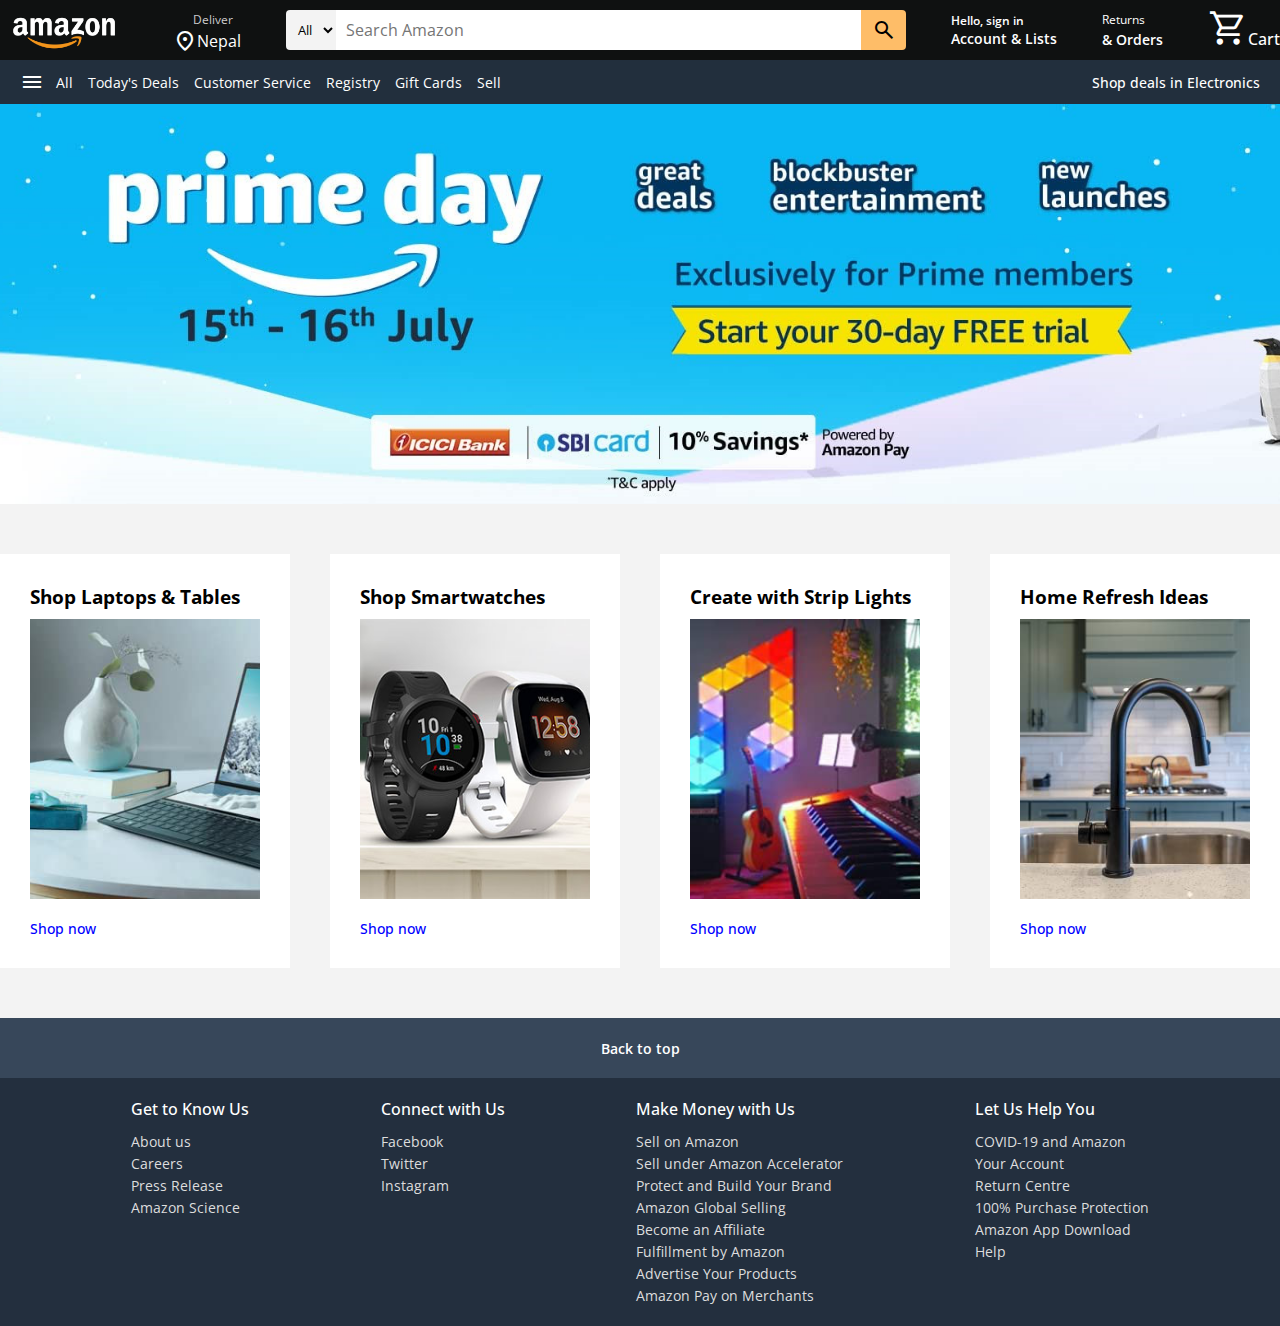
<file: Amazon clone/index.html>
<!DOCTYPE html>

<html lang="en">
<head>
  <meta charset="UTF-8">
  <meta name="viewport" content="width=device-width, initial-scale=1.0">
  <title>Amazon Website Clone | CodingNepal</title>
  <link rel="stylesheet" href="style.css">
  <link rel="stylesheet" href="https://fonts.googleapis.com/css2?family=Material+Symbols+Outlined:opsz,wght,FILL,GRAD@20..48,100..700,0..1,-50..200">
</head>
<body>
    <header>
      <nav class="navbar">
        <div class="nav-logo">
          <a href="#"><img src="images/amazon_logo.png" alt="logo"></a>
        </div>
        <div class="address">
          <a href="#" class="deliver">Deliver</a>
          <div class="map-icon">
            <span class="material-symbols-outlined">location_on</span>
            <a href="#" class="location">Nepal</a>
          </div>
        </div>

        <div class="nav-search">
          <select class="select-search">
            <option>All</option>
            <option>All Categories</option>
            <option>Amazon Devices</option>
          </select>
          <input type="text" placeholder="Search Amazon" class="search-input">
          <div class="search-icon">
            <span class="material-symbols-outlined">search</span>
          </div>
        </div>

        <div class="sign-in">
         <a href="#"> <p>Hello, sign in</p>
          <span>Account &amp; Lists</span></a>
        </div>

        <div class="returns">
          <a href="#"><p>Returns</p>
            <span>&amp; Orders</span></a>
        </div>

        <div class="cart">
          <a href="#">
            <span class="material-symbols-outlined cart-icon">shopping_cart</span>
            </a>
            <p>Cart</p>
        </div>
      </nav>
      
      <div class="banner">
        <div class="banner-content">
          <div class="panel">
            <span class="material-symbols-outlined">menu</span>
            <a href="#">All</a>
          </div>
  
          <ul class="links">
            <li><a href="#">Today's Deals</a></li>
            <li><a href="#">Customer Service</a></li>
            <li><a href="#">Registry</a></li>
            <li><a href="#">Gift Cards</a></li>
            <li><a href="#">Sell</a></li>
          </ul>
          <div class="deals">
            <a href="#">Shop deals in Electronics</a>
          </div>
        </div>
      </div>
    </header>

    <section class="hero-section"></section>

    <section class="shop-section">
      <div class="shop-images">
        <div class="shop-link">
          <h3>Shop Laptops &amp; Tables</h3>
          <img src="images/img-1.png" alt="card">
          <a href="#">Shop now</a>
        </div>
        <div class="shop-link">
          <h3>Shop Smartwatches</h3>
          <img src="images/img-2.png" alt="card">
          <a href="#">Shop now</a>
        </div>
        <div class="shop-link">
          <h3>Create with Strip Lights</h3>
          <img src="images/img-3.png" alt="card">
          <a href="#">Shop now</a>
        </div>
        <div class="shop-link">
          <h3>Home Refresh Ideas</h3>
          <img src="images/img-4.png" alt="card">
          <a href="#">Shop now</a>
        </div>
      </div>
    </section>

    <footer>
      <a href="#" class="footer-title">
        Back to top
      </a>
      <div class="footer-items">
        <ul>
          <h3>Get to Know Us</h3>
          <li><a href="#">About us</a></li>
          <li><a href="#">Careers</a></li>
          <li><a href="#">Press Release</a></li>
          <li><a href="#">Amazon Science</a></li>
        </ul>
        <ul>
          <h3>Connect with Us</h3>
          <li><a href="#">Facebook</a></li>
          <li><a href="#">Twitter</a></li>
          <li><a href="#">Instagram</a></li>
        </ul>
        <ul>
          <h3>Make Money with Us</h3>
          <li><a href="#">Sell on Amazon</a></li>
          <li><a href="#">Sell under Amazon Accelerator</a></li>
          <li><a href="#">Protect and Build Your Brand</a></li>
          <li><a href="#">Amazon Global Selling</a></li>
          <li><a href="#">Become an Affiliate</a></li>
          <li><a href="#">Fulfillment by Amazon</a></li>
          <li><a href="#">Advertise Your Products</a></li>
          <li><a href="#">Amazon Pay on Merchants</a></li>
        </ul>
        <ul>
          <h3>Let Us Help You</h3>
          <li><a href="#">COVID-19 and Amazon</a></li>
          <li><a href="#">Your Account</a></li>
          <li><a href="#">Return Centre</a></li>
          <li><a href="#">100% Purchase Protection</a></li>
          <li><a href="#">Amazon App Download</a></li>
          <li><a href="#">Help</a></li>
        </ul>
      </div>
    </footer>

</body>
</html>
</file>
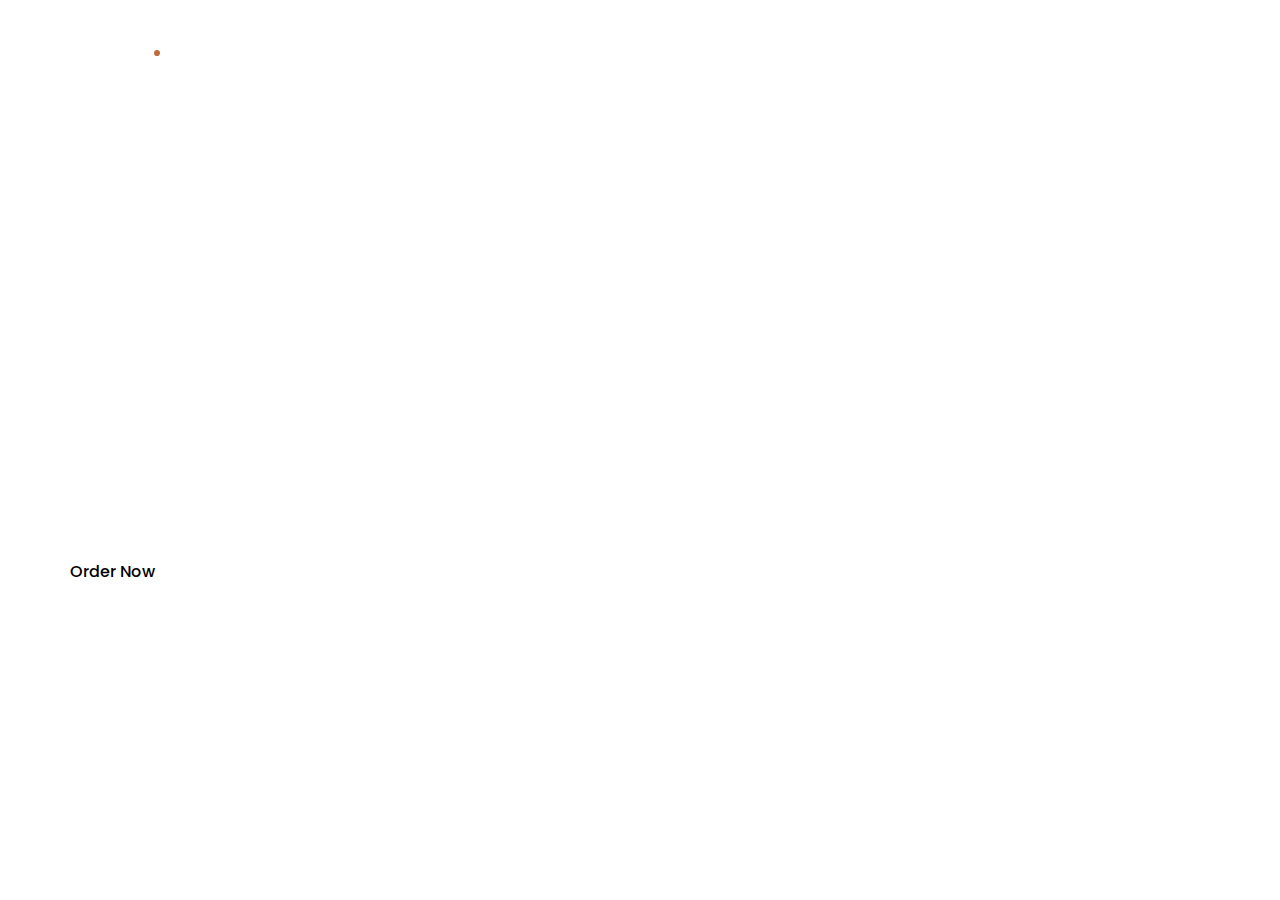
<file: Coffee Website 2/index.html>
<!DOCTYPE html>

<html lang="en">
  <head>
    <meta charset="UTF-8">
    <meta name="viewport" content="width=device-width, initial-scale=1.0">
    <title>Coffee Website HTML and CSS </title>
    <link rel="stylesheet" href="style.css">

    <link rel="stylesheet" href="https://fonts.googleapis.com/css2?family=Material+Symbols+Outlined:opsz,wght,FILL,GRAD@24,400,0,0">
  </head>
  <body>
    <header>
      <nav class="navbar">
        <a class="logo" href="#">Coffee<span>.</span></a>
        <ul class="menu-links">
          <span id="close-menu-btn" class="material-symbols-outlined">close</span>
          <li><a href="#">Home</a></li>
          <li><a href="#">Products</a></li>
          <li><a href="#">Testimonials</a></li>
          <li><a href="#">About us</a></li>
          <li><a href="#">Contact us</a></li>
        </ul>
        <span id="hamburger-btn" class="material-symbols-outlined">menu</span>
      </nav>
    </header>

    <section class="hero-section">
      <div class="content">
        <h2>Start Your Day With Fresh Coffee</h2>
        <p>
          Coffee is a popular and beloved beverage enjoyed by 
          people around the world.Awaken your senses with a steaming cup of liquid motivation.
        </p>
        <button>Order Now</button>
      </div>
    </section>

    <script>
      const header = document.querySelector("header");
      const hamburgerBtn = document.querySelector("#hamburger-btn");
      const closeMenuBtn = document.querySelector("#close-menu-btn");


      hamburgerBtn.addEventListener("click", () => header.classList.toggle("show-mobile-menu"));


      closeMenuBtn.addEventListener("click", () => hamburgerBtn.click());
    </script>
    
  </body>
</html>
</file>
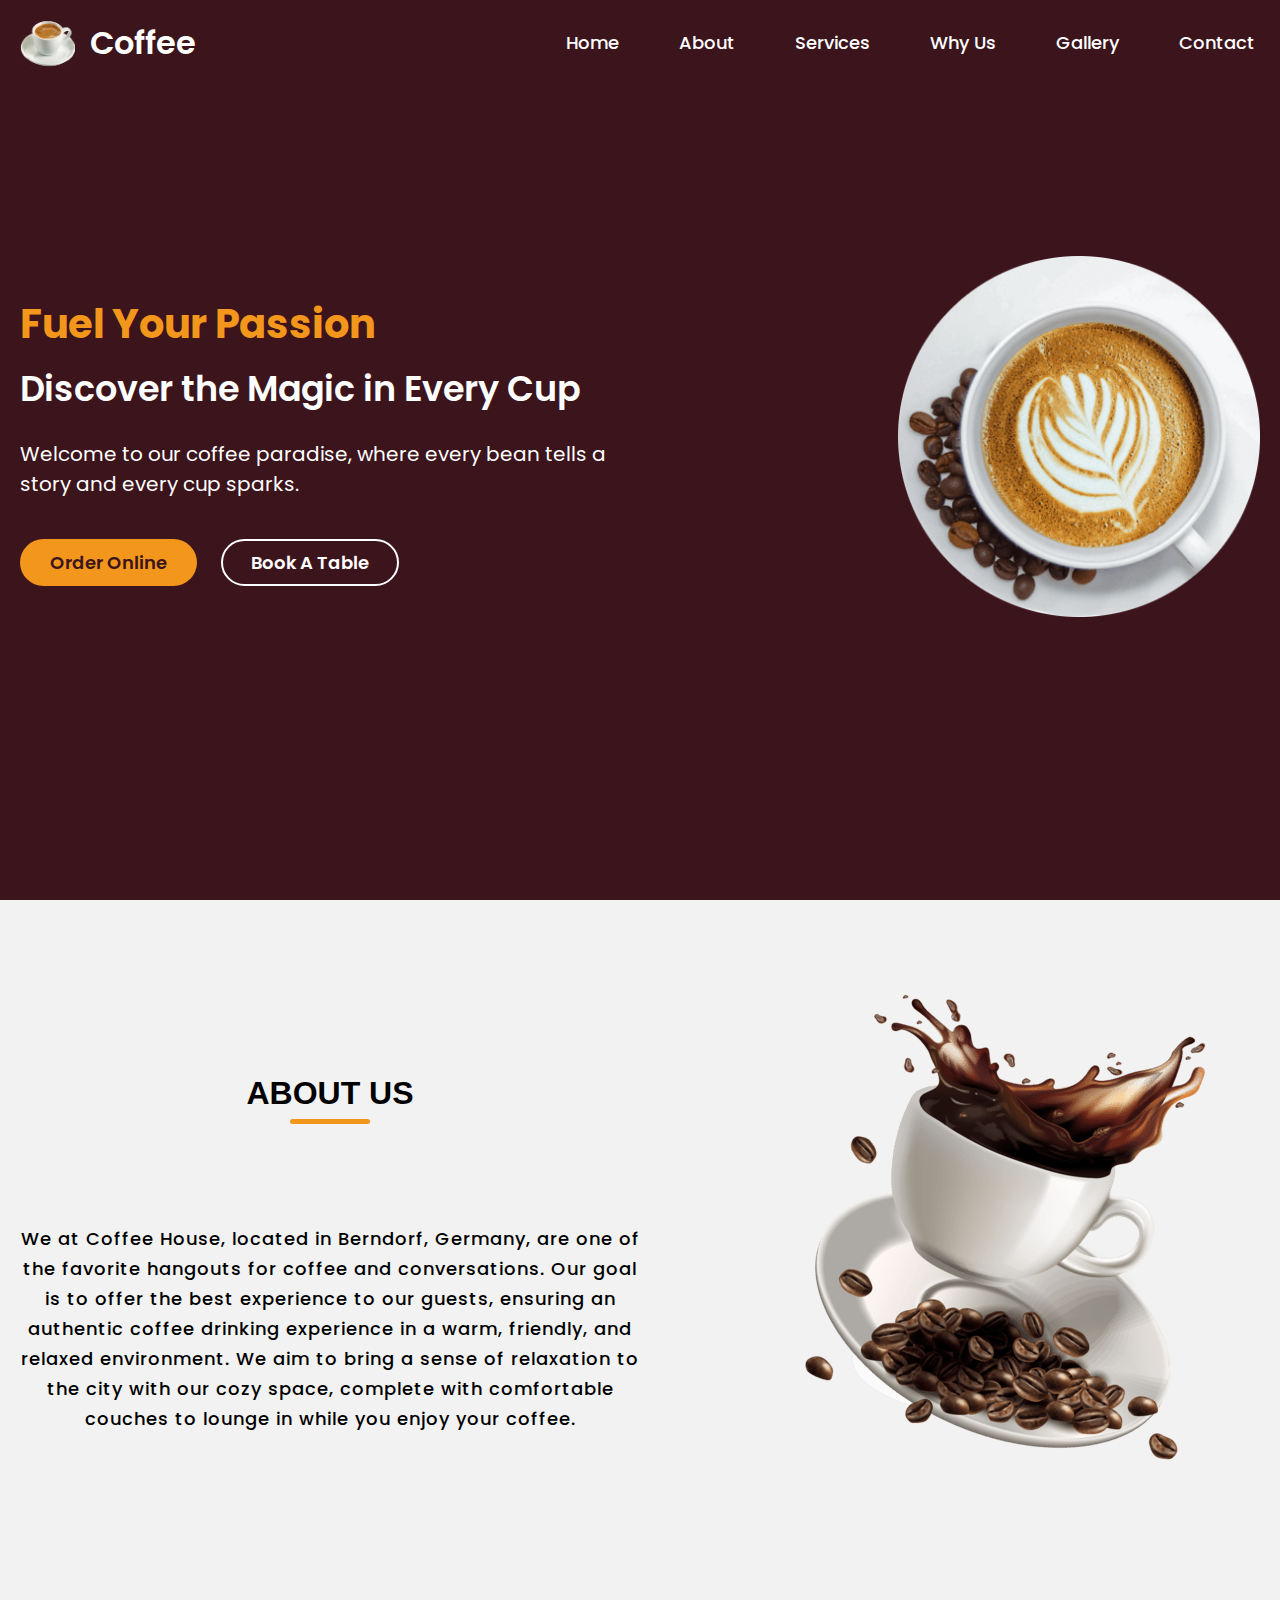
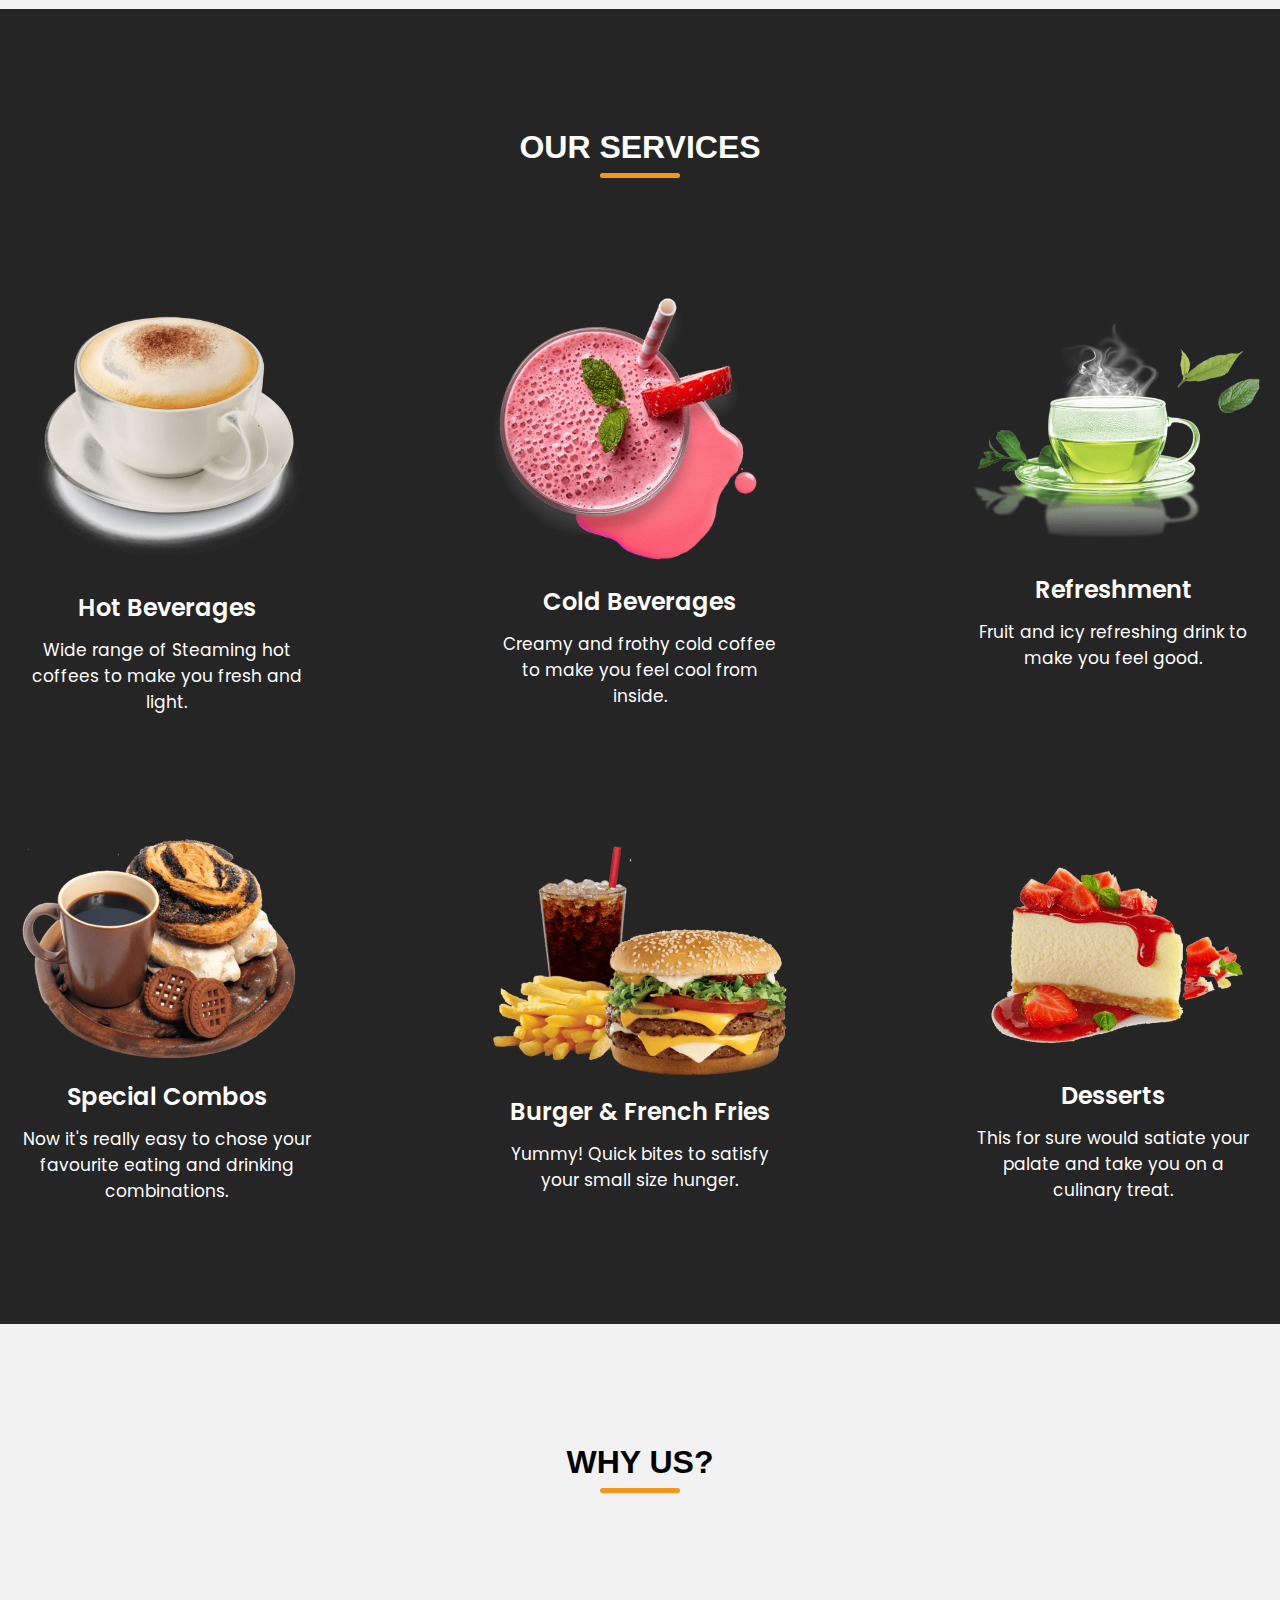
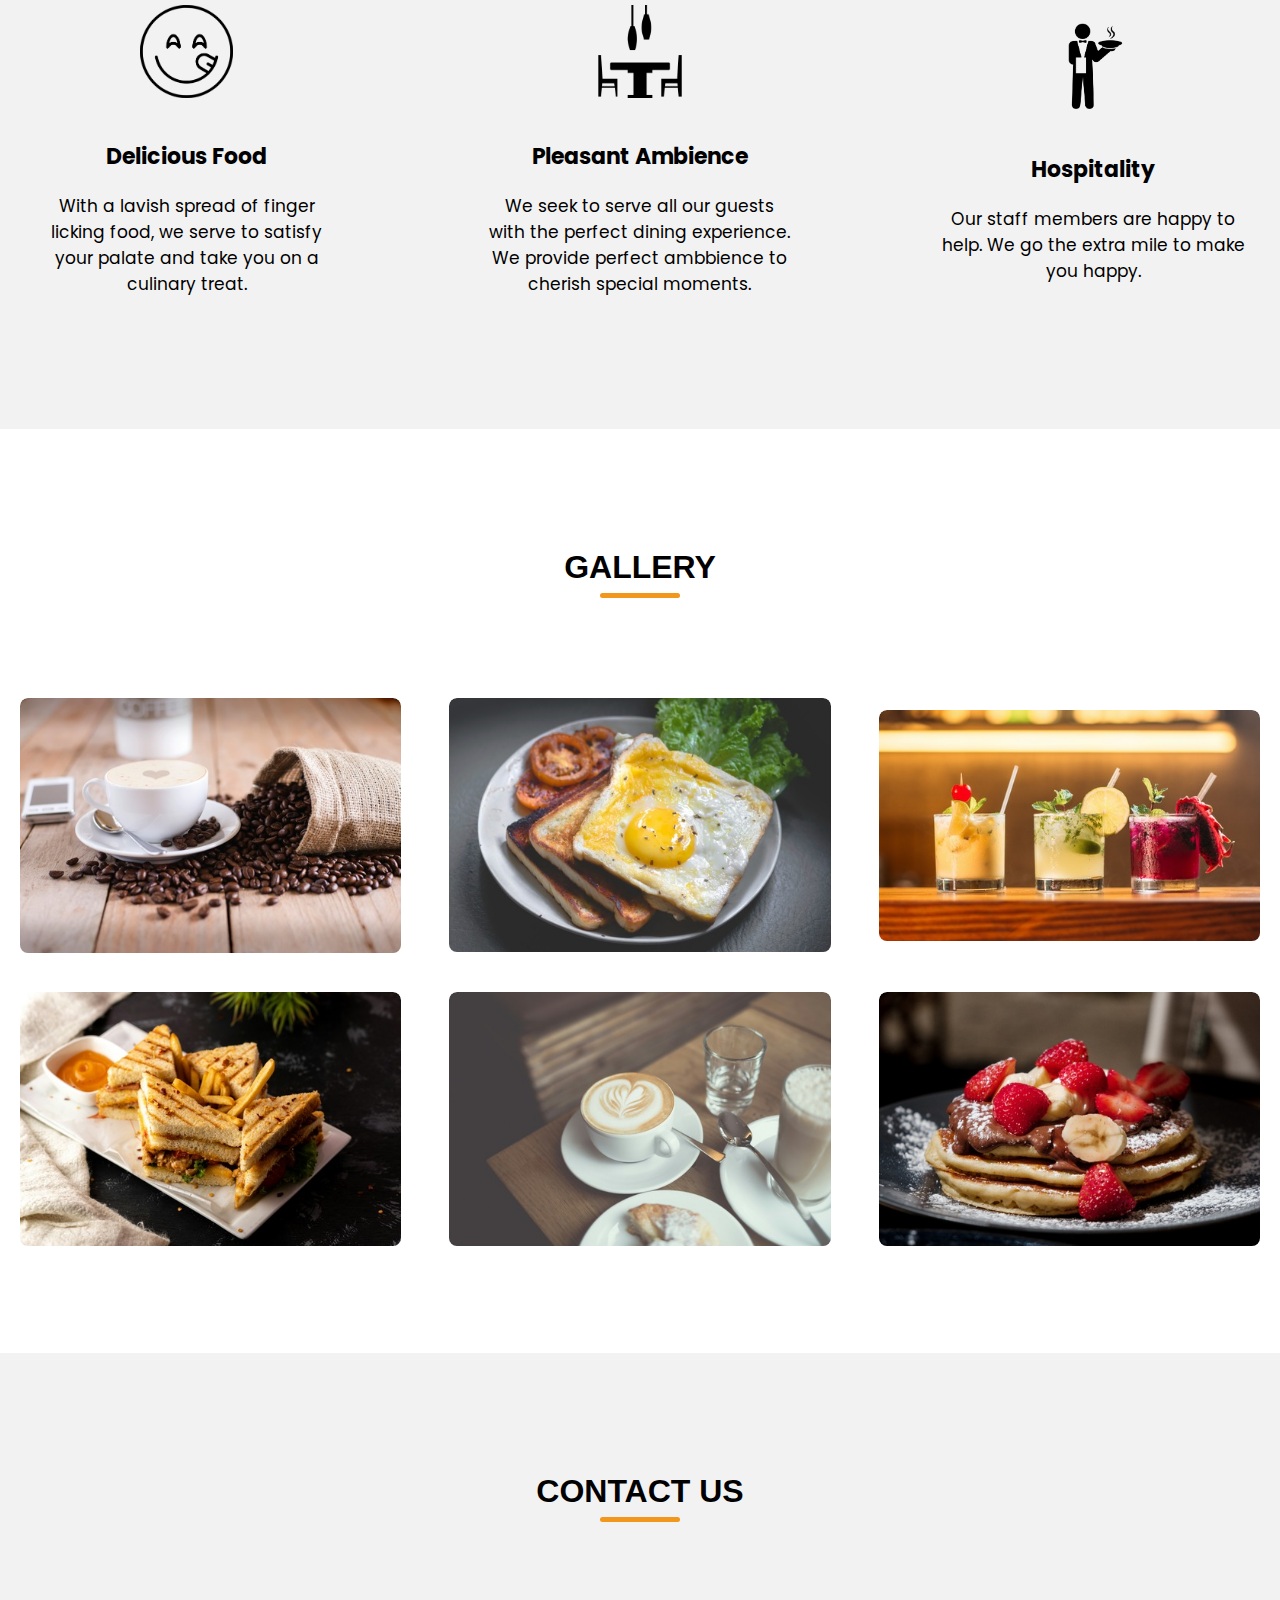
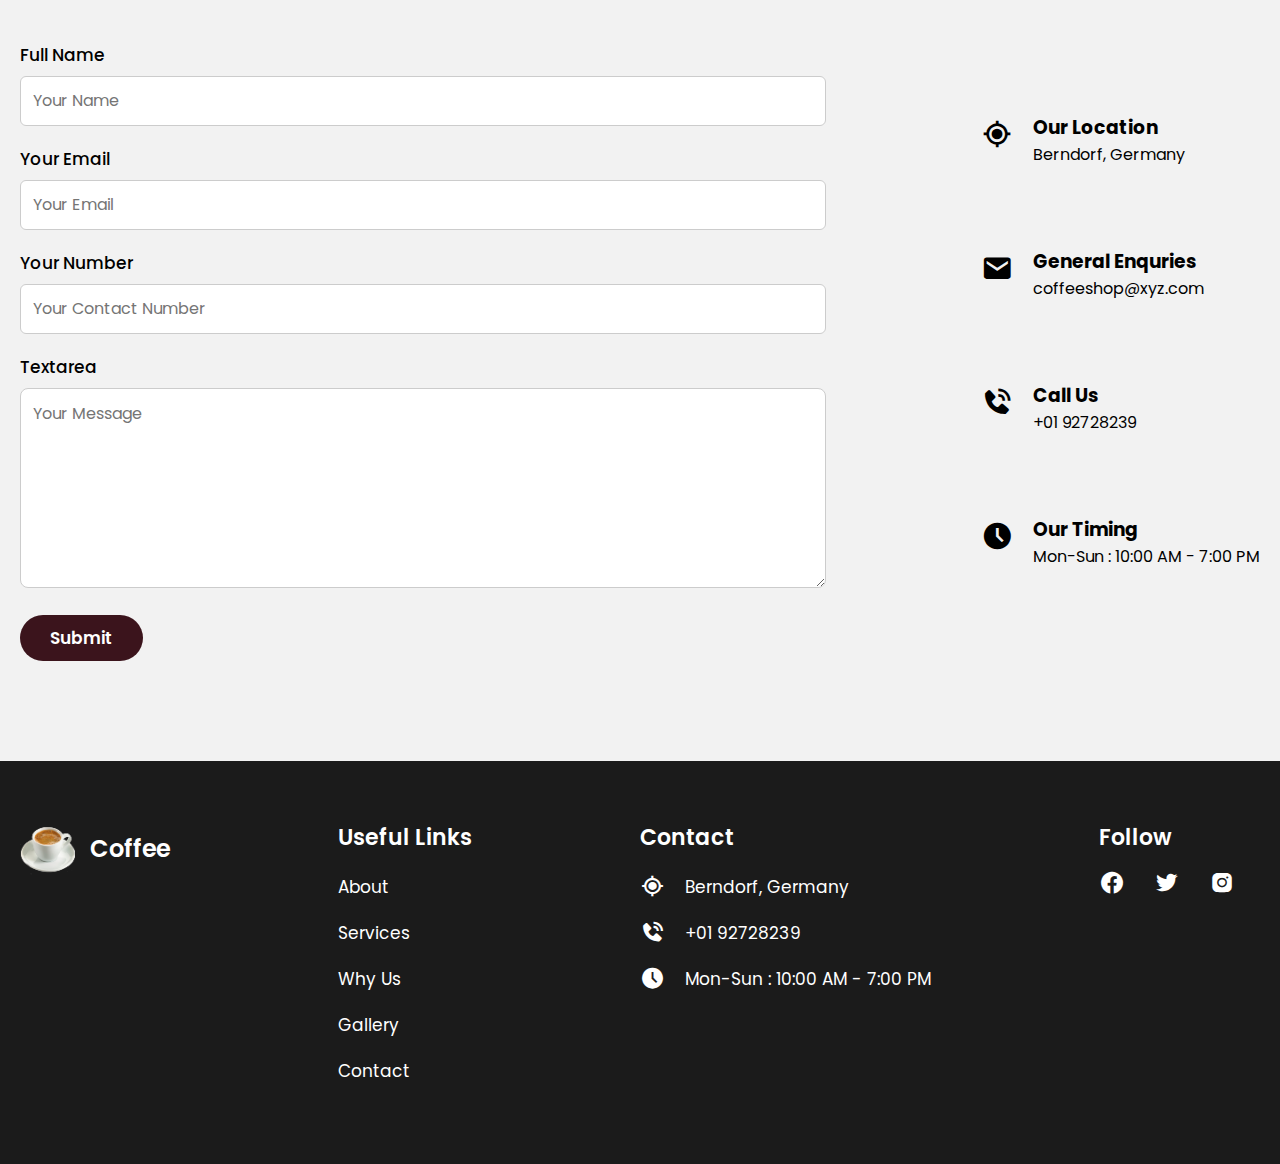
<file: Coffee Website/index.html>
<!DOCTYPE html>

<html lang="en">
  <head>
    <meta charset="UTF-8" />
    <meta name="viewport" content="width=device-width, initial-scale=1.0" />
    <title>Coffee Website HTML and CSS | CodingNepal</title>
  
    <link rel="stylesheet" href="style.css" />
    
    <link
      href="https://unpkg.com/boxicons@2.1.4/css/boxicons.min.css"
      rel="stylesheet"
    />
  </head>
  <body>
   
    <header>
      <nav>
        <div class="nav_logo">
          <a href="#">
            <img src="images/coffee_logo.png" alt="Coffee Logo" />
            <h2>Coffee</h2>
          </a>
        </div>

        <input type="checkbox" id="click" />
        <label for="click">
          <i class="menu_btn bx bx-menu"></i>
          <i class="close_btn bx bx-x"></i>
        </label>

        <ul>
          <li><a href="#">Home</a></li>
          <li><a href="#about">About</a></li>
          <li><a href="#service">Services</a></li>
          <li><a href="#why">Why Us</a></li>
          <li><a href="#gallery">Gallery</a></li>
          <li><a href="#contact">Contact</a></li>
        </ul>
      </nav>
    </header>

 
    <section class="hero_section">
      <div class="section_container">
        <div class="hero_container">
          <div class="text_section">
            <h2>Fuel Your Passion</h2>
            <h3>Discover the Magic in Every Cup</h3>
            <p>
              Welcome to our coffee paradise, where every bean tells a story and
              every cup sparks.
            </p>

            <div class="hero_section_button">
              <button class="button">Order Online</button>
              <button class="button">Book A Table</button>
            </div>
          </div>

          <div class="image_section">
            <img src="images/cofffee_image.png" alt="Coffee" />
          </div>
        </div>
      </div>
    </section>

  
    <section class="about_us" id="about">
      <div class="section_container">
        <div class="about_container">
          <div class="text_section">
            <h2 class="section_title">About Us</h2>
            <p>
              We at Coffee House, located in Berndorf, Germany, are one of the
              favorite hangouts for coffee and conversations. Our goal is to
              offer the best experience to our guests, ensuring an authentic
              coffee drinking experience in a warm, friendly, and relaxed
              environment. We aim to bring a sense of relaxation to the city
              with our cozy space, complete with comfortable couches to lounge
              in while you enjoy your coffee.
            </p>
          </div>

          <div class="image_section">
            <img src="images/about_coffee.png" alt="coffee" />
          </div>
        </div>
      </div>
    </section>

    
    <section class="services" id="service">
      <h2 class="section_title">Our Services</h2>
      <div class="section_container">
        <div class="service_container">
          <div class="services_items">
            <img src="images/hot_beverages.png" alt="Hot Beverages" />
            <div class="services_text">
              <h3>Hot Beverages</h3>
              <p>
                Wide range of Steaming hot coffees to make you fresh and light.
              </p>
            </div>
          </div>
          <div class="services_items">
            <img src="images/cold_beverages.png" alt="Cold Beverages" />
            <div class="services_text">
              <h3>Cold Beverages</h3>
              <p>
                Creamy and frothy cold coffee to make you feel cool from inside.
              </p>
            </div>
          </div>
          <div class="services_items">
            <img src="images/refreshment.png" alt="Refreshment" />
            <div class="services_text">
              <h3>Refreshment</h3>
              <p>Fruit and icy refreshing drink to make you feel good.</p>
            </div>
          </div>
          <div class="services_items">
            <img src="images/special_combos.png" alt="Special Combos" />
            <div class="services_text">
              <h3>Special Combos</h3>
              <p>
                Now it's really easy to chose your favourite eating and drinking
                combinations.
              </p>
            </div>
          </div>
          <div class="services_items">
            <img
              src="images/burger_frenchFries.png"
              alt="Burger & French Fries"
            />
            <div class="services_text">
              <h3>Burger & French Fries</h3>
              <p>Yummy! Quick bites to satisfy your small size hunger.</p>
            </div>
          </div>
          <div class="services_items">
            <img src="images/dessert.png" alt="Desserts" />
            <div class="services_text">
              <h3>Desserts</h3>
              <p>
                This for sure would satiate your palate and take you on a
                culinary treat.
              </p>
            </div>
          </div>
        </div>
      </div>
    </section>

    <!-- Why Us Section -->
    <section class="why_us" id="why">
      <h2 class="section_title">Why Us?</h2>
      <div class="section_container">
        <div class="why_container">
          <div class="why_items">
            <img src="images/delicious.png" alt="Delicious" />
            <div class="why_us_text">
              <h3>Delicious Food</h3>
              <p>
                With a lavish spread of finger licking food, we serve to satisfy
                your palate and take you on a culinary treat.
              </p>
            </div>
          </div>
          <div class="why_items">
            <img src="images/pleasant.png" alt="Pleasant" />
            <div class="why_us_text">
              <h3>Pleasant Ambience</h3>
              <p>
                We seek to serve all our guests with the perfect dining
                experience. We provide perfect ambbience to cherish special
                moments.
              </p>
            </div>
          </div>
          <div class="why_items">
            <img src="images/hospitality.png" alt="Hospitality" />
            <div class="why_us_text">
              <h3>Hospitality</h3>
              <p>
                Our staff members are happy to help. We go the extra mile to
                make you happy.
              </p>
            </div>
          </div>
        </div>
      </div>
    </section>

    <!-- Gallery Section -->
    <section class="gallery" id="gallery">
      <h2 class="section_title">Gallery</h2>
      <div class="section_container">
        <div class="gallery_container">
          <div class="gallery_items">
            <img src="images/gallery_1.jpg" alt="Gallery Image" />
          </div>
          <div class="gallery_items">
            <img src="images/gallery_2.jpg" alt="Gallery Image" />
          </div>
          <div class="gallery_items">
            <img src="images/gallery_3.jpg" alt="Gallery Image" />
          </div>
          <div class="gallery_items">
            <img src="images/gallery_4.jpg" alt="Gallery Image" />
          </div>
          <div class="gallery_items">
            <img src="images/gallery_5.jpg" alt="Gallery Image" />
          </div>
          <div class="gallery_items">
            <img src="images/gallery_6.jpg" alt="Gallery Image" />
          </div>
        </div>
      </div>
    </section>

    <!-- Contact Section -->
    <section class="contact" id="contact">
      <h2 class="section_title">Contact Us</h2>
      <div class="section_container">
        <div class="contact_container">
          <div class="contact_form">
            <form action="#">
              <div class="field">
                <label for="Name">Full Name</label>
                <input type="text" id="Name" placeholder="Your Name" required />
              </div>
              <div class="field">
                <label for="email">Your Email</label>
                <input
                  type="text"
                  id="email"
                  placeholder="Your Email"
                  required
                />
              </div>
              <div class="field">
                <label for="number">Your Number</label>
                <input
                  type="number"
                  id="number"
                  placeholder="Your Contact Number"
                  required
                />
              </div>
              <div class="field">
                <label for="textarea">Textarea</label>
                <textarea
                  name="textarea"
                  id="textarea"
                  placeholder="Your Message"
                ></textarea>
              </div>

              <button class="button" id="submit">Submit</button>
            </form>
          </div>

          <div class="contact_text">
            <div class="contact_items">
              <i class="bx bx-current-location"></i>
              <div class="contact_details">
                <h3>Our Location</h3>
                <p>Berndorf, Germany</p>
              </div>
            </div>
            <div class="contact_items">
              <i class="bx bxs-envelope"></i>
              <div class="contact_details">
                <h3>General Enquries</h3>
                <p>coffeeshop@xyz.com</p>
              </div>
            </div>
            <div class="contact_items">
              <i class="bx bxs-phone-call"></i>
              <div class="contact_details">
                <h3>Call Us</h3>
                <p>+01 92728239</p>
              </div>
            </div>
            <div class="contact_items">
              <i class="bx bxs-time-five"></i>
              <div class="contact_details">
                <h3>Our Timing</h3>
                <p>Mon-Sun : 10:00 AM - 7:00 PM</p>
              </div>
            </div>
          </div>
        </div>
      </div>
    </section>

    <!-- Footer Section -->
    <footer>
      <div class="section_container">
        <div class="footer_section">
          <div class="footer_logo">
            <a href="index.html">
              <img src="images/coffee_logo.png" alt="Coffee Logo" />
              <h2>Coffee</h2>
            </a>
          </div>

          <div class="useful_links">
            <h3>Useful Links</h3>
            <ul>
              <li><a href="#about">About</a></li>
              <li><a href="#service">Services</a></li>
              <li><a href="#why">Why Us</a></li>
              <li><a href="#gallery">Gallery</a></li>
              <li><a href="#contact">Contact</a></li>
            </ul>
          </div>

          <div class="contact_us">
            <h3>Contact</h3>
            <ul>
              <li>
                <i class="bx bx-current-location"></i>
                <span>Berndorf, Germany</span>
              </li>
              <li>
                <i class="bx bxs-phone-call"></i> <span>+01 92728239</span>
              </li>
              <li>
                <i class="bx bxs-time-five"></i>
                <span>Mon-Sun : 10:00 AM - 7:00 PM</span>
              </li>
            </ul>
          </div>

          <div class="follow_us">
            <h3>Follow</h3>
            <i class="bx bxl-facebook-circle"></i>
            <i class="bx bxl-twitter"></i>
            <i class="bx bxl-instagram-alt"></i>
          </div>
        </div>
      </div>
    </footer>
  </body>
</html>
</file>
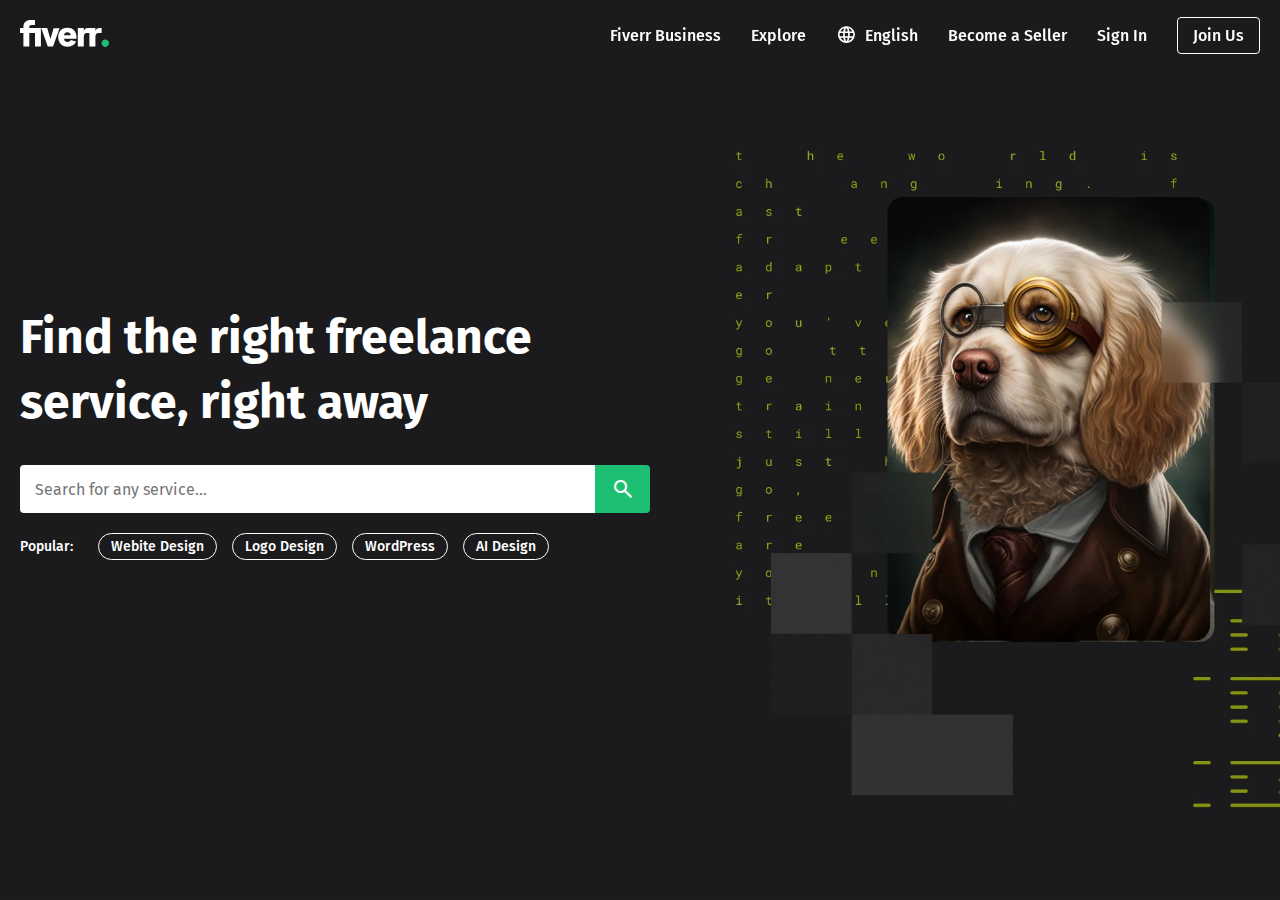
<file: Fiverr/index.html>
<!DOCTYPE html>

<html lang="en">
<head>
  <meta charset="UTF-8">
  <meta name="viewport" content="width=device-width, initial-scale=1.0">
  <title>Fiverr Homepage Clone</title>
  <link rel="stylesheet" href="style.css">

  <link rel="stylesheet" href="https://fonts.googleapis.com/css2?family=Material+Symbols+Outlined:opsz,wght,FILL,GRAD@48,400,0,0">
</head>
<body>
  <header>
    <nav class="navbar">
      <a href="#" class="logo">
        <img src="images/logo.svg" alt="Fiverr Logo">
      </a>
      <ul class="menu-links">
        <li><a href="#">Fiverr Business</a></li>
        <li><a href="#">Explore</a></li>
        <li class="language-item">
          <a href="#">
            <span class="material-symbols-outlined">language</span>
            English
          </a>
        </li>
        <li><a href="#">Become a Seller</a></li>
        <li><a href="#">Sign In</a></li>
        <li class="join-btn"><a href="#">Join Us</a></li>
        <span id="close-menu-btn" class="material-symbols-outlined">close</span>
      </ul>
      <span id="hamburger-btn" class="material-symbols-outlined">menu</span>
    </nav>
  </header>

  <section class="hero-section">
    <div class="content">
      <h1>Find the right freelance service, right away</h1>
      <form action="#" class="search-form">
        <input type="text" placeholder="Search for any service..." required>
        <button class="material-symbols-outlined" type="sumbit">search</button>
      </form>
      <div class="popular-tags">
        Popular:
        <ul class="tags">
          <li><a href="#">Webite Design</a></li>
          <li><a href="#">Logo Design</a></li>
          <li><a href="#">WordPress</a></li>
          <li><a href="#">AI Design</a></li>
        </ul>
      </div>
    </div>
  </section>
  
  <script>
    const header = document.querySelector("header");
    const hamburgerBtn = document.querySelector("#hamburger-btn");
    const closeMenuBtn = document.querySelector("#close-menu-btn");

    
    hamburgerBtn.addEventListener("click", () => header.classList.toggle("show-mobile-menu"));


    closeMenuBtn.addEventListener("click", () => hamburgerBtn.click());
  </script>
</body>
</html>
</file>
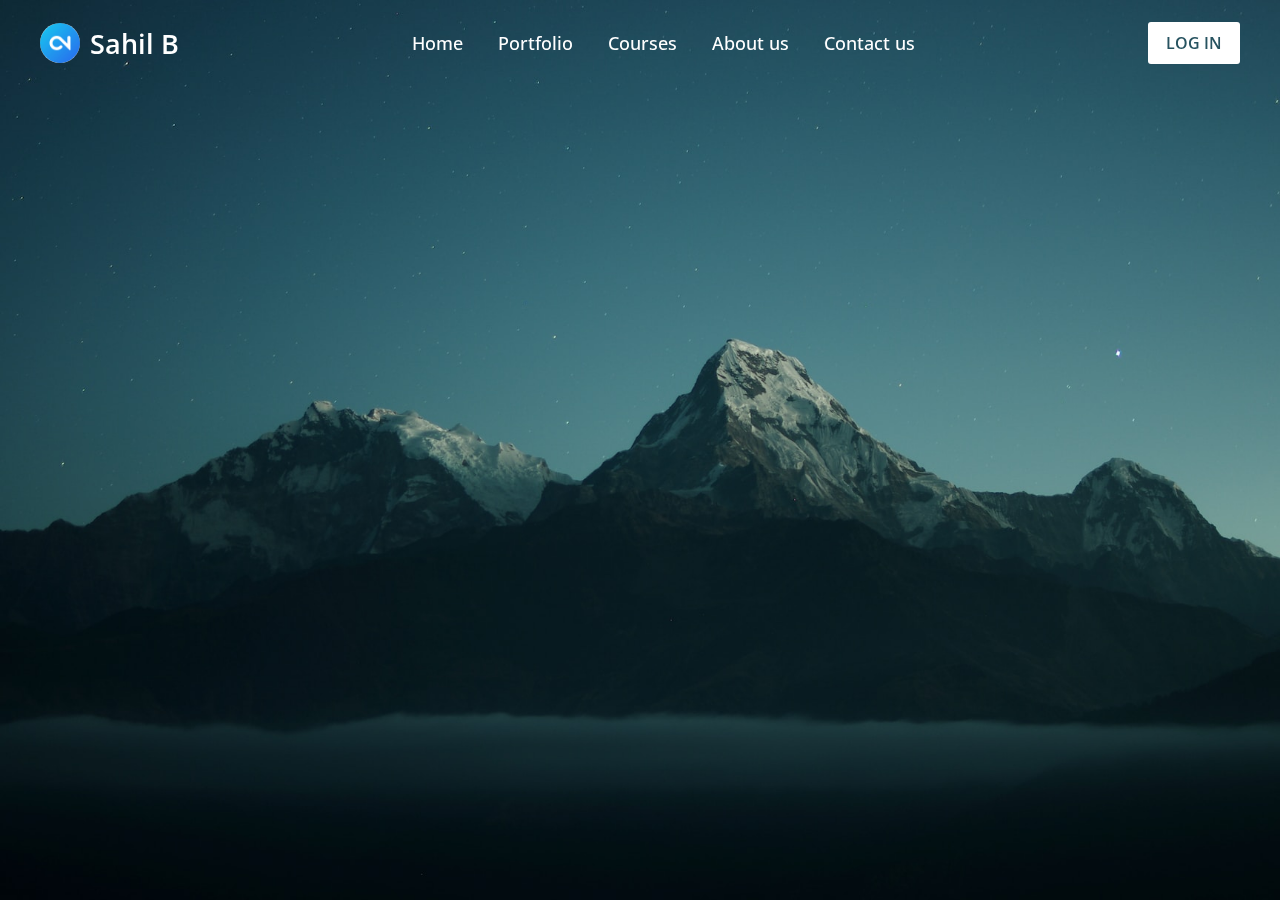
<file: Home Page/index.html>
<!DOCTYPE html>

<html lang="en">
<head>
    <meta charset="UTF-8">
    <meta name="viewport" content="width=device-width, initial-scale=1.0">
    <title>Website with Login & Signup Form | CodingNepal</title>
    <!-- Google Fonts Link For Icons -->
    <link rel="stylesheet" href="https://fonts.googleapis.com/css2?family=Material+Symbols+Rounded:opsz,wght,FILL,GRAD@48,400,0,0">
    <link rel="stylesheet" href="style.css">
    <script src="script.js" defer></script>
</head>
<body>
    <header>
        <nav class="navbar">
            <span class="hamburger-btn material-symbols-rounded">menu</span>
            <a href="#" class="logo">
                <img src="images/logo.jpg" alt="logo">
                <h2>Sahil B</h2>
            </a>
            <ul class="links">
                <span class="close-btn material-symbols-rounded">close</span>
                <li><a href="#">Home</a></li>
                <li><a href="#">Portfolio</a></li>
                <li><a href="#">Courses</a></li>
                <li><a href="#">About us</a></li>
                <li><a href="#">Contact us</a></li>
            </ul>
            <button class="login-btn">LOG IN</button>
        </nav>
    </header>

    <div class="blur-bg-overlay"></div>
    <div class="form-popup">
        <span class="close-btn material-symbols-rounded">close</span>
        <div class="form-box login">
            <div class="form-details">
                <h2>Welcome Back</h2>
                <p>Please log in using your personal information to stay connected with us.</p>
            </div>
            <div class="form-content">
                <h2>LOGIN</h2>
                <form action="#">
                    <div class="input-field">
                        <input type="text" required>
                        <label>Email</label>
                    </div>
                    <div class="input-field">
                        <input type="password" required>
                        <label>Password</label>
                    </div>
                    <a href="#" class="forgot-pass-link">Forgot password?</a>
                    <button type="submit">Log In</button>
                </form>
                <div class="bottom-link">
                    Don't have an account?
                    <a href="#" id="signup-link">Signup</a>
                </div>
            </div>
        </div>
        <div class="form-box signup">
            <div class="form-details">
                <h2>Create Account</h2>
                <p>To become a part of our community, please sign up using your personal information.</p>
            </div>
            <div class="form-content">
                <h2>SIGNUP</h2>
                <form action="#">
                    <div class="input-field">
                        <input type="text" required>
                        <label>Enter your email</label>
                    </div>
                    <div class="input-field">
                        <input type="password" required>
                        <label>Create password</label>
                    </div>
                    <div class="policy-text">
                        <input type="checkbox" id="policy">
                        <label for="policy">
                            I agree the
                            <a href="#" class="option">Terms & Conditions</a>
                        </label>
                    </div>
                    <button type="submit">Sign Up</button>
                </form>
                <div class="bottom-link">
                    Already have an account? 
                    <a href="#" id="login-link">Login</a>
                </div>
            </div>
        </div>
    </div>
</body>
</html>
</file>
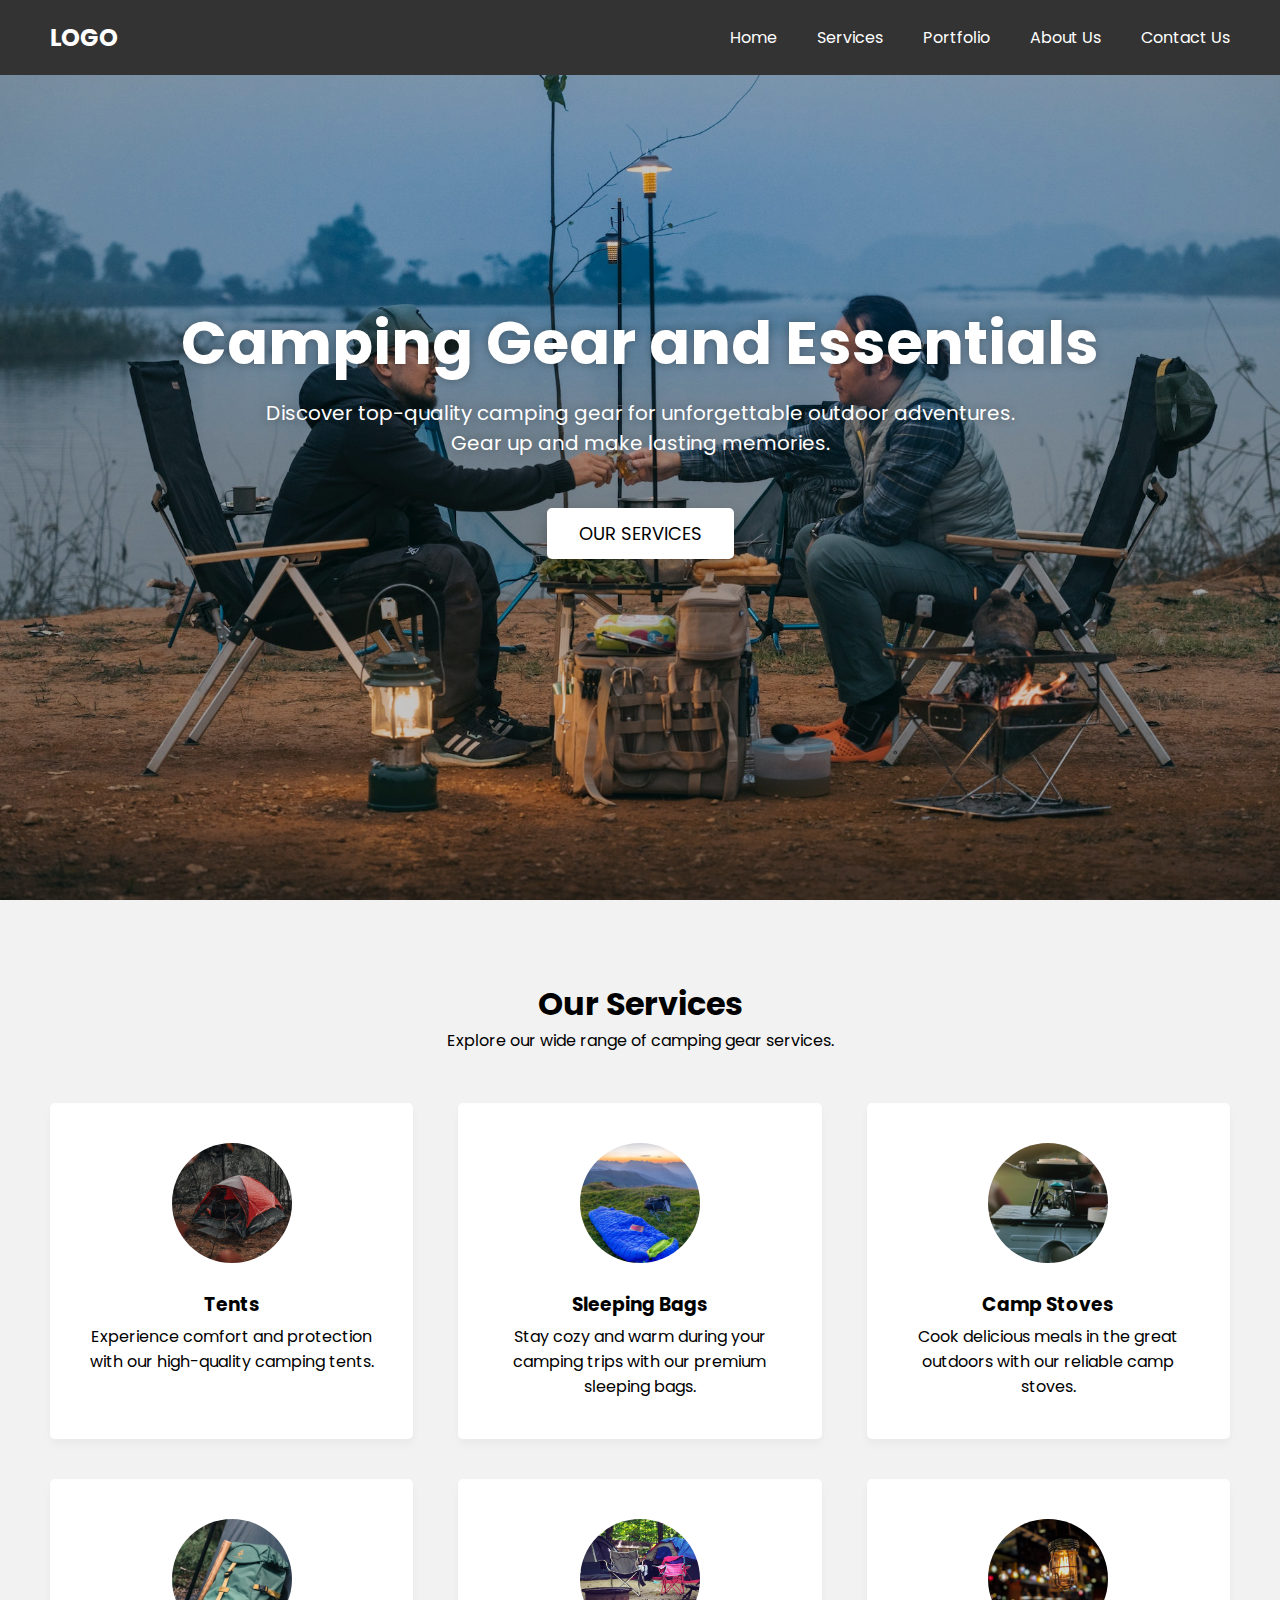
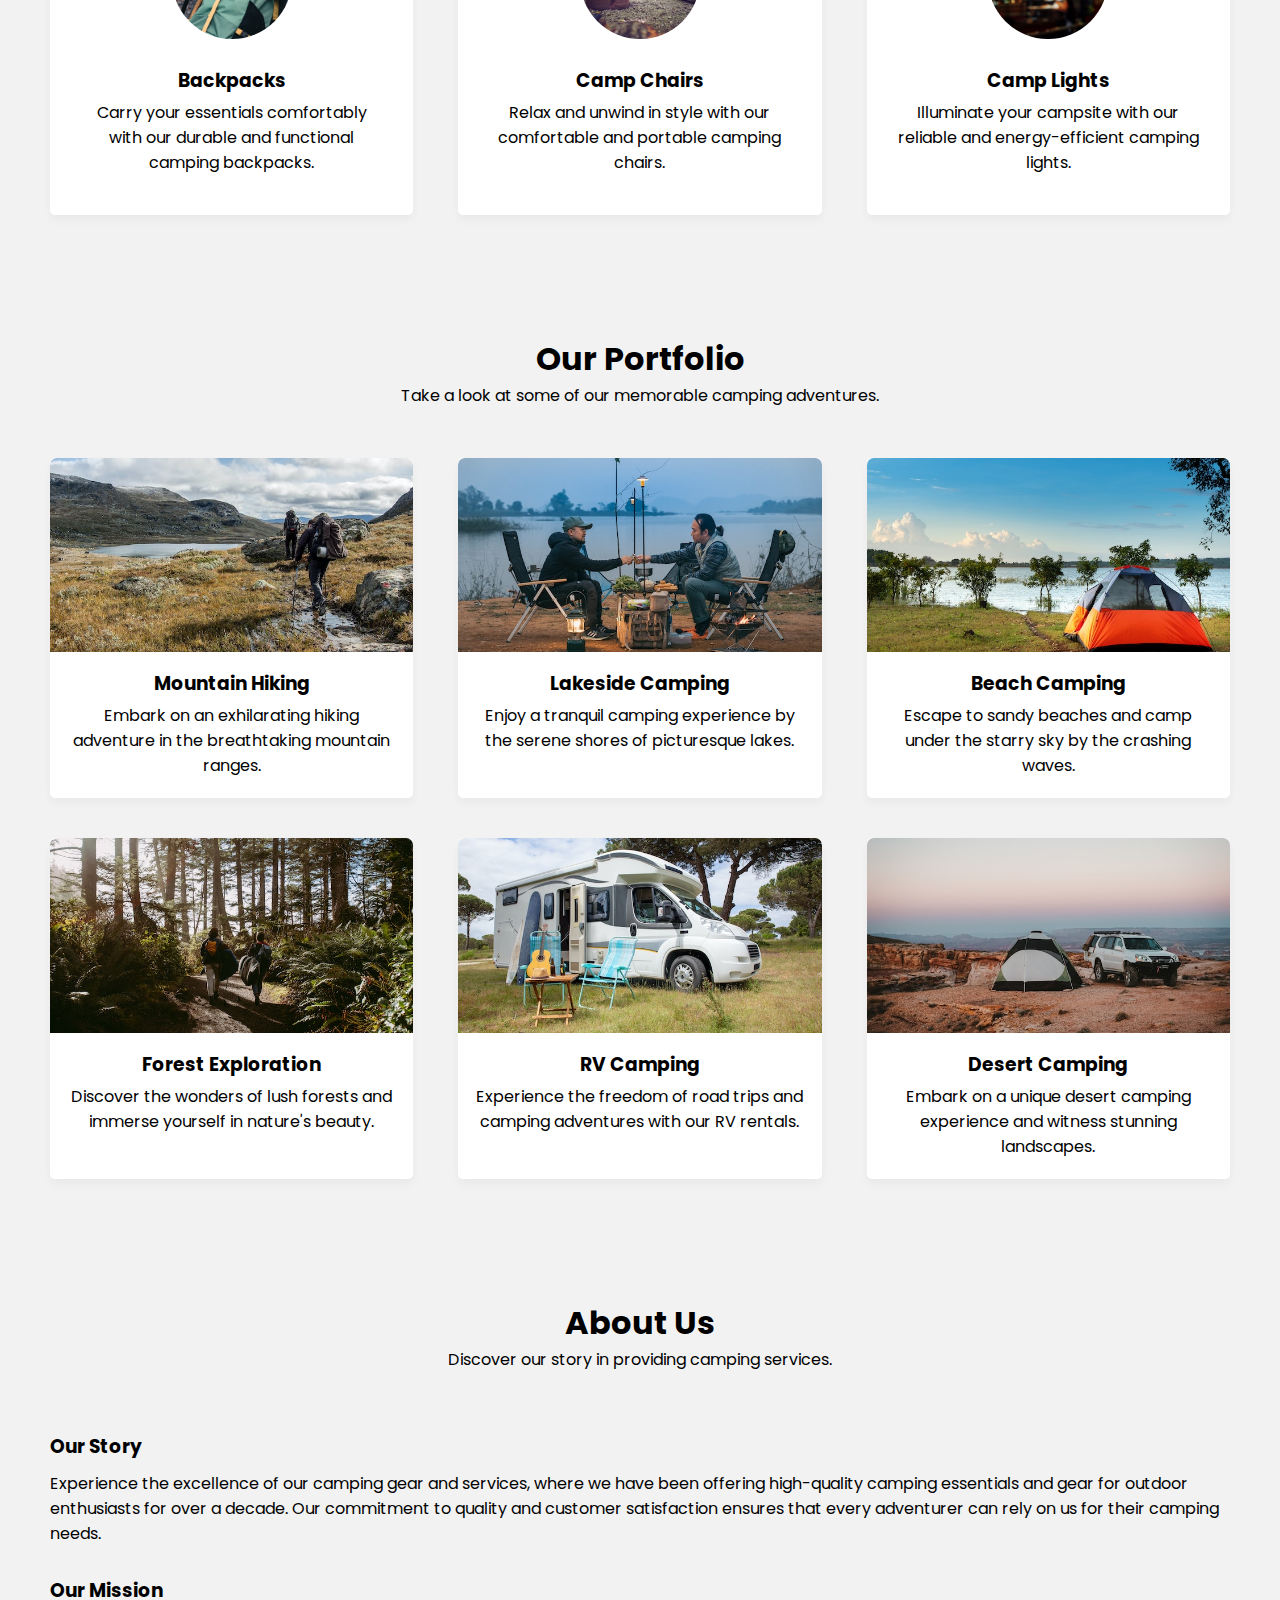
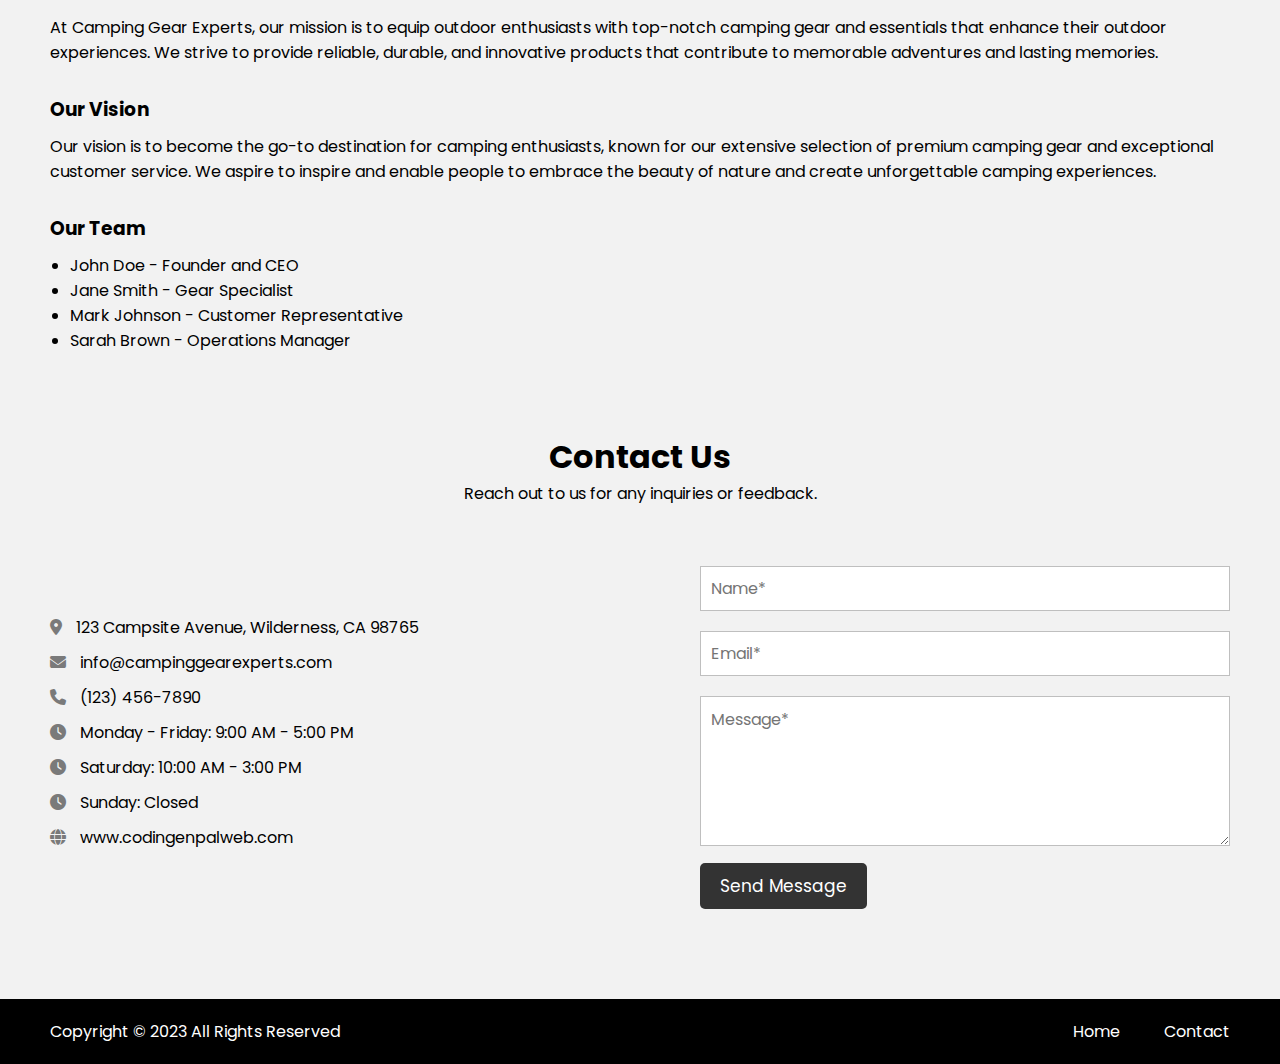
<file: Travel Website/index.html>
<!DOCTYPE html>
<html lang="en">
  <head>
    <meta charset="UTF-8" />
    <meta name="viewport" content="width=device-width, initial-scale=1.0">
    <title>Camping Gear Website </title>
    <link rel="stylesheet" href="style.css">
  
    <link rel="stylesheet" href="https://cdnjs.cloudflare.com/ajax/libs/font-awesome/6.3.0/css/all.min.css">
  </head>
  <body>
    <header>
      <nav class="navbar">
        <h2 class="logo"><a href="#">LOGO</a></h2>
        <input type="checkbox" id="menu-toggler">
        <label for="menu-toggler" id="hamburger-btn">
          <svg xmlns="http://www.w3.org/2000/svg" viewBox="0 0 24 24" fill="white" width="24px" height="24px">
            <path d="M0 0h24v24H0z" fill="none"/>
            <path d="M3 18h18v-2H3v2zm0-5h18V11H3v2zm0-7v2h18V6H3z"/>
          </svg>
        </label>
        <ul class="all-links">
          <li><a href="#home">Home</a></li>
          <li><a href="#services">Services</a></li>
          <li><a href="#portfolio">Portfolio</a></li>
          <li><a href="#about">About Us</a></li>
          <li><a href="#contact">Contact Us</a></li>
        </ul>
      </nav>
    </header>

    <section class="homepage" id="home">
      <div class="content">
        <div class="text">
          <h1>Camping Gear and Essentials</h1>
          <p>
            Discover top-quality camping gear for unforgettable outdoor adventures. <br> Gear up and make lasting memories.</p>
        </div>
        <a href="#services">Our Services</a>
      </div>
    </section>

    <section class="services" id="services">
      <h2>Our Services</h2>
      <p>Explore our wide range of camping gear services.</p>
      <ul class="cards">
        <li class="card">
          <img src="images/tents.jpg" alt="img">
          <h3>Tents</h3>
          <p>Experience comfort and protection with our high-quality camping tents.</p>
        </li>
        <li class="card">
          <img src="images/bags.jpg" alt="img">
          <h3>Sleeping Bags</h3>
          <p>Stay cozy and warm during your camping trips with our premium sleeping bags.</p>
        </li>
        <li class="card">
          <img src="images/stoves.jpg" alt="img">
          <h3>Camp Stoves</h3>
          <p>Cook delicious meals in the great outdoors with our reliable camp stoves.</p>
        </li>
        <li class="card">
          <img src="images/backpacks.jpg" alt="img">
          <h3>Backpacks</h3>
          <p>Carry your essentials comfortably with our durable and functional camping backpacks.</p>
        </li>
        <li class="card">
          <img src="images/chair.jpg" alt="img">
          <h3>Camp Chairs</h3>
          <p>Relax and unwind in style with our comfortable and portable camping chairs.</p>
        </li>
        <li class="card">
          <img src="images/light.jpg" alt="img">
          <h3>Camp Lights</h3>
          <p>Illuminate your campsite with our reliable and energy-efficient camping lights.</p>
        </li>
      </ul>
    </section>

    <section class="portfolio" id="portfolio">
      <h2>Our Portfolio</h2>
      <p>Take a look at some of our memorable camping adventures.</p>
      <ul class="cards">
        <li class="card">
          <img src="images/camping-1.jpg" alt="img">
          <h3>Mountain Hiking</h3>
          <p>Embark on an exhilarating hiking adventure in the breathtaking mountain ranges.</p>
        </li>
        <li class="card">
          <img src="images/camping-2.jpg" alt="img">
          <h3>Lakeside Camping</h3>
          <p>Enjoy a tranquil camping experience by the serene shores of picturesque lakes.</p>
        </li>
        <li class="card">
          <img src="images/camping-3.jpg" alt="img">
          <h3>Beach Camping</h3>
          <p>Escape to sandy beaches and camp under the starry sky by the crashing waves.</p>
        </li>
        <li class="card">
          <img src="images/camping-4.jpg" alt="img">
          <h3>Forest Exploration</h3>
          <p>Discover the wonders of lush forests and immerse yourself in nature's beauty.</p>
        </li>
        <li class="card">
          <img src="images/camping-5.jpg" alt="img">
          <h3>RV Camping</h3>
          <p>Experience the freedom of road trips and camping adventures with our RV rentals.</p>
        </li>
        <li class="card">
          <img src="images/camping-6.jpg" alt="img">
          <h3>Desert Camping</h3>
          <p>Embark on a unique desert camping experience and witness stunning landscapes.</p>
        </li>
      </ul>
    </section>

    <section class="about" id="about">
      <h2>About Us</h2>
      <p>Discover our story in providing camping services.</p>
      <div class="row company-info">
        <h3>Our Story</h3>
        <p>Experience the excellence of our camping gear and services, where we have been offering high-quality camping essentials and gear for outdoor enthusiasts for over a decade. Our commitment to quality and customer satisfaction ensures that every adventurer can rely on us for their camping needs.</p>
      </div>
      <div class="row mission-vision">
        <h3>Our Mission</h3>
        <p>At Camping Gear Experts, our mission is to equip outdoor enthusiasts with top-notch camping gear and essentials that enhance their outdoor experiences. We strive to provide reliable, durable, and innovative products that contribute to memorable adventures and lasting memories.</p>
        <h3>Our Vision</h3>
        <p>Our vision is to become the go-to destination for camping enthusiasts, known for our extensive selection of premium camping gear and exceptional customer service. We aspire to inspire and enable people to embrace the beauty of nature and create unforgettable camping experiences.</p>
      </div>
      <div class="row team">
        <h3>Our Team</h3>
        <ul>
          <li>John Doe - Founder and CEO</li>
          <li>Jane Smith - Gear Specialist</li>
          <li>Mark Johnson - Customer Representative</li>
          <li>Sarah Brown - Operations Manager</li>
        </ul>
      </div>
    </section>

    <section class="contact" id="contact">
      <h2>Contact Us</h2>
      <p>Reach out to us for any inquiries or feedback.</p>
      <div class="row">
        <div class="col information">
          <div class="contact-details">
            <p><i class="fas fa-map-marker-alt"></i> 123 Campsite Avenue, Wilderness, CA 98765</p>
            <p><i class="fas fa-envelope"></i> info@campinggearexperts.com</p>
            <p><i class="fas fa-phone"></i> (123) 456-7890</p>
            <p><i class="fas fa-clock"></i> Monday - Friday: 9:00 AM - 5:00 PM</p>
            <p><i class="fas fa-clock"></i> Saturday: 10:00 AM - 3:00 PM</p>
            <p><i class="fas fa-clock"></i> Sunday: Closed</p>
            <p><i class="fas fa-globe"></i> www.codingenpalweb.com</p>
          </div>          
        </div>
        <div class="col form">
          <form>
            <input type="text" placeholder="Name*" required>
            <input type="email" placeholder="Email*" required>
            <textarea placeholder="Message*" required></textarea>
            <button id="submit" type="submit">Send Message</button>
          </form>
        </div>
      </div>
    </section>

    <footer>
      <div>
        <span>Copyright © 2023 All Rights Reserved</span>
        <span class="link">
            <a href="#">Home</a>
            <a href="#contact">Contact</a>
        </span>
      </div>
    </footer>

  </body>
</html>
</file>
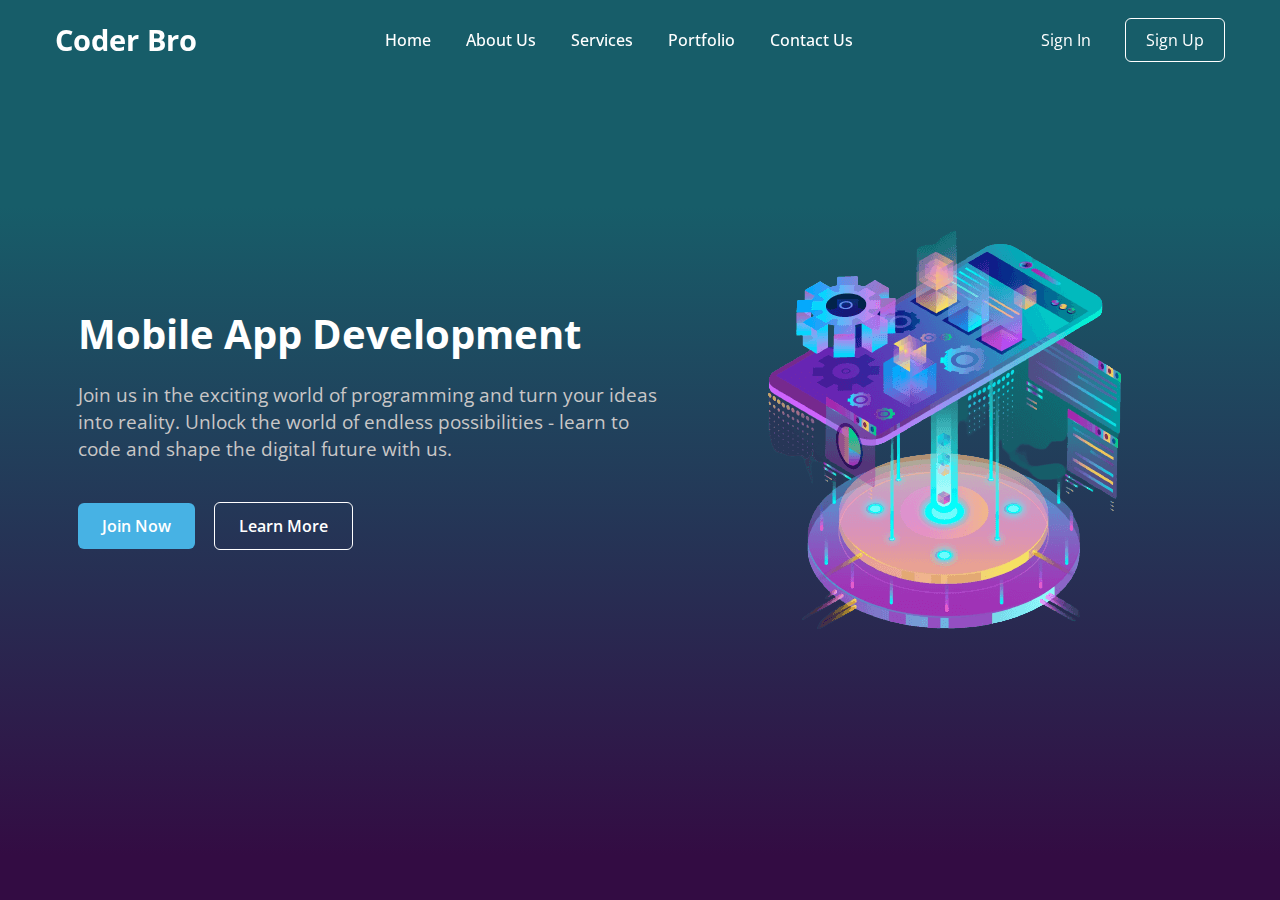
<file: Web Page/index.html>
<!DOCTYPE html>

<html lang="en">
  <head>
    <meta charset="UTF-8" />
    <meta name="viewport" content="width=device-width, initial-scale=1.0" />
    <title>Responsive Website Homepage HTML and CSS</title>
    <link rel="stylesheet" href="style.css" />
  </head>
  <body>
    <header class="header">
      <nav class="navbar">
        <h2 class="logo"><a href="#">Coder Bro</a></h2>
        <input type="checkbox" id="menu-toggle" />
        <label for="menu-toggle" id="hamburger-btn">
          <svg xmlns="http://www.w3.org/2000/svg" height="24" viewBox="0 0 24 24" width="24">
            <path d="M3 12h18M3 6h18M3 18h18" stroke="currentColor" stroke-width="2" stroke-linecap="round"/>
          </svg>
        </label>
        <ul class="links">
          <li><a href="#">Home</a></li>
          <li><a href="#">About Us</a></li>
          <li><a href="#">Services</a></li>
          <li><a href="#">Portfolio</a></li>
          <li><a href="#">Contact Us</a></li>
        </ul>
        <div class="buttons">
          <a href="#" class="signin">Sign In</a>
          <a href="#" class="signup">Sign Up</a>
        </div>
      </nav>
    </header>
    <section class="hero-section">
      <div class="hero">
        <h2>Mobile App Development</h2>
        <p>
          Join us in the exciting world of programming and turn your ideas into
          reality. Unlock the world of endless possibilities - learn to code and
          shape the digital future with us.
        </p>
        <div class="buttons">
          <a href="#" class="join">Join Now</a>
          <a href="#" class="learn">Learn More</a>
        </div>
      </div>
      <div class="img">
        <img src="hero-bg.png" alt="hero image" />
      </div>
    </section>
  </body>
</html>
</file>
<file: Amazon clone/style.css>
@import url("https://fonts.googleapis.com/css2?family=Open+Sans:wght@200;300;400;500;600;700&display=swap");

* {
  margin: 0;
  padding: 0;
  box-sizing: border-box;
  font-family: "Open Sans", sans-serif;
}

html {
  scroll-behavior: smooth;
}

a {
  text-decoration: none;
  color: #fff;
}

a:hover {
  color: #ddd;
}

/* Header or Navbar */
header {
  width: 100%;
  background-color: #0f1111;
}

.navbar {
  height: 60px;
  display: flex;
  align-items: center;
  justify-content: space-between;
  cursor: pointer;
  color: #fff;
  max-width: 1280px;
  margin: 0 auto;
}

.nav-logo img {
  margin-top: 10px;
  width: 128px;
}

.address .deliver {
  margin-left: 20px;
  font-size: 0.75rem;
  color: #ccc;
}

.address .map-icon {
  display: flex;
  align-items: center;
}


.nav-search {
  display: flex;
  justify-content: space-evenly;
  max-width: 620px;
  width: 100%;
  height: 40px;
  border-radius: 4px;
}

.select-search {
  background: #f3f3f3;
  width: 50px;
  text-align: center;
  border-top-left-radius: 4px;
  border-bottom-left-radius: 4px;
  border: none;
}

.search-input {
  max-width: 600px;
  width: 100%;
  font-size: 1rem;
  border: none;
  outline: none;
  padding-left: 10px;
}

.search-icon {
  max-width: 45px;
  width: 100%;
  display: flex;
  justify-content: center;
  align-items: center;
  font-size: 1.2rem;
  background: #febd68;
  color: #000;
  cursor: pointer;
  border-top-right-radius: 4px;
  border-bottom-right-radius: 4px;
}

.sign-in p,
.returns p {
  font-size: 0.75rem;
}

.sign-in,
.returns span {
  font-size: 0.875rem;
  font-weight: 600;
}

.cart {
  display: flex;
}

.cart .cart-icon {
  font-size: 2.5rem
}

.cart p {
  margin-top: 20px;
  font-weight: 500;
}

.banner {
  padding: 10px 20px;
  background: #222f3d;
  color: #fff;
  font-size: 0.875rem;
}

.banner-content {
  margin: 0 auto;
  max-width: 1280px;
  display: flex;
  align-items: center;
  justify-content: space-between;
}

.panel {
  max-width: 1280px;
  display: flex;
  align-items: center;
  gap: 5px;
  cursor: pointer;
}

.panel span {
  margin-right: 7px;
}

.links {
  display: flex;
  align-items: center;
  list-style: none;
  gap: 15px;
  flex-grow: 1;
  margin-left: 15px;
}

.links a {
  padding: 10px 0;
}

.deals a {
  font-size: 0.9rem;
  font-weight: 500;
  white-space: nowrap;
}

/* Hero Section */
.hero-section {
  height: 400px;
  background-image: url("images/hero-img.jpg");
  background-position: center;
  background-size: cover;
}

/* Shop Section */
.shop-section {
  display: flex;
  align-items: center;
  flex-direction: column;
  background-color: #f3f3f3;
  padding: 50px 0;
}

.shop-images {
  display: grid;
  grid-template-columns: repeat(auto-fit, minmax(250px, 1fr));
  gap: 40px;
  max-width: 1280px;
  width: 100%;
}

.shop-link {
  background-color: #fff;
  padding: 30px;
  display: flex;
  cursor: pointer;
  flex-direction: column;
  white-space: nowrap;
}


.shop-link img {
  width: 100%;
  height: 280px;
  object-fit: cover;
  margin-bottom: 10px;
}

.shop-link h3 {
  margin-bottom: 10px;
}

.shop-link a {
  display: inline-block;
  margin-top: 10px;
  font-size: 0.9rem;
  color: blue;
  font-weight: 500;
  transition: color 0.3s ease;
}

.shop-link:hover a {
  color: #c7511f;
  text-decoration: underline;
}

/* Footer */
.footer-title {
  display: flex;
  align-items: center;
  justify-content: center;
  background-color: #37475a;
  color: #fff;
  font-size: 0.875rem;
  font-weight: 600;
  height: 60px;
}

.footer-items {
  display: flex;
  justify-content: space-evenly;
  width: 100%;
  margin: 0 auto;
  background: #232f3e;
}

.footer-items h3 {
  font-size: 1rem;
  font-weight: 500;
  color: #fff;
  margin: 20px 0 10px 0;
}

.footer-items ul {
  list-style: none;
  margin-bottom: 20px;
}

.footer-items li a {
  color: #ddd;
  font-size: 0.875rem;
}

.footer-items li a:hover {
  text-decoration: underline;
}
</file>
<file: Coffee Website 2/style.css>
@import url('https://fonts.googleapis.com/css2?family=Poppins:wght@300;400;500;600;700&display=swap');

* {
  margin: 0;
  padding: 0;
  box-sizing: border-box;
  font-family: 'Poppins', sans-serif;
}

header {
  position: fixed;
  top: 0;
  left: 0;
  width: 100%;
  padding: 20px;
}

header .navbar {
  display: flex;
  align-items: center;
  justify-content: space-between;
  max-width: 1200px;
  margin: 0 auto;
}

.navbar .logo {
  color: #fff;
  font-weight: 600;
  font-size: 2.1rem;
  text-decoration: none;
}

.navbar .logo span {
  color: #C06B3E;
}

.navbar .menu-links {
  display: flex;
  list-style: none;
  gap: 35px;
}

.navbar a {
  color: #fff;
  text-decoration: none;
  transition: 0.2s ease;
}

.navbar a:hover {
  color: #C06B3E;
}

.hero-section {
  height: 100vh;
  background-image: url("https://www.codingnepalweb.com/demos/create-responsive-coffee-website-html-css/hero-bg.jpg");
  background-position: center;
  background-size: cover;
  display: flex;
  align-items: center;
  padding: 0 20px;
}

.hero-section .content {
  max-width: 1200px;
  margin: 0 auto;
  width: 100%;
  color: #fff;
}

.hero-section .content h2 {
  font-size: 3rem;
  max-width: 600px;
  line-height: 70px;
}

.hero-section .content p {
  font-weight: 300;
  max-width: 600px;
  margin-top: 15px;
}

.hero-section .content button {
  background: #fff;
  padding: 12px 30px;
  border: none;
  font-size: 1rem;
  border-radius: 6px;
  margin-top: 38px;
  cursor: pointer;
  font-weight: 500;
  transition: 0.2s ease;
}

.hero-section .content button:hover {
  color: #fff;
  background: #C06B3E;
}

#close-menu-btn {
  position: absolute;
  right: 20px;
  top: 20px;
  cursor: pointer;
  display: none;
}

#hamburger-btn {
  color: #fff;
  cursor: pointer;
  display: none;
}

@media (max-width: 768px) {
  header {
    padding: 10px;
  }

  header.show-mobile-menu::before {
    content: "";
    position: fixed;
    left: 0;
    top: 0;
    width: 100%;
    height: 100%;
    backdrop-filter: blur(5px);
  }

  .navbar .logo {
    font-size: 1.7rem;
  }

    
  #hamburger-btn, #close-menu-btn {
    display: block;
  }

  .navbar .menu-links {
    position: fixed;
    top: 0;
    left: -250px;
    width: 250px;
    height: 100vh;
    background: #fff;
    flex-direction: column;
    padding: 70px 40px 0;
    transition: left 0.2s ease;
  }

  header.show-mobile-menu .navbar .menu-links {
    left: 0;
  }

  .navbar a {
    color: #000;
  }

  .hero-section .content {
    text-align: center;
  }

  .hero-section .content :is(h2, p) {
    max-width: 100%;
  }

  .hero-section .content h2 {
    font-size: 2.3rem;
    line-height: 60px;
  }
  
  .hero-section .content button {
    padding: 9px 18px;
  }
}
</file>
<file: Coffee Website/style.css>
@import url("https://fonts.googleapis.com/css2?family=Poppins:wght@400;500;600;700&display=swap");

* {
    margin: 0;
    padding: 0;
    box-sizing: border-box;
    font-family: "Poppins", sans-serif;
}


:root {
    
    --primary-color: #3b141c;
    --secondary-color: #f3961c;
    --dark-color: #252525;
    --white-color: #fff;
    --light-gray-color: #f2f2f2;

  
    --site-max-width: 1300px;
}

html {
    scroll-behavior: smooth;
}

body {
    background-color: var(--white-color);
}


a {
    text-decoration: none;
}

ul {
    list-style: none;
}

.section_container {
    margin: 0 auto;
    max-width: var(--site-max-width);
}

.section_title {
    text-align: center;
    padding: 60px 0 100px;
    font-size: 32px;
    font-family: "Righteous", sans-serif;
    text-transform: uppercase;
}

.section_title::after {
    content: '';
    width: 80px;
    background: var(--secondary-color);
    height: 5px;
    display: block;
    margin: 7px auto 0;
    border-radius: 8px;
}

/* Styling for the header section */
header {
    position: fixed;
    top: 0;
    width: 100%;
    z-index: 1;
    background: var(--primary-color);
}

nav {
    display: flex;
    padding: 15px 0 15px 20px;
    justify-content: space-between;
    align-items: center;
    margin: 0 auto;
    max-width: var(--site-max-width);
}

nav .nav_logo a {
    display: flex;
    gap: 15px;
    align-items: center;
}

nav .nav_logo a img {
    max-width: 55px;
}

nav .nav_logo h2 {
    color: var(--white-color);
    font-weight: 600;
    font-size: 32px;
}

nav ul {
    display: flex;
    gap: 10px;
}

nav ul li a {
    display: block;
    padding: 10px 25px;
    font-size: 18px;
    font-weight: 500;
    color: var(--white-color);
    border-radius: 30px;
    transition: all 0.2s ease;
}

nav ul li a:hover {
    color: var(--primary-color);
    background-color: var(--secondary-color);
}

nav label {
    font-size: 32px;
    color: var(--white-color);
    cursor: pointer;
}

label .menu_btn,
label .close_btn {
    display: none;
}

#click {
    display: none;
}

/* Hero Section */
.hero_section {
    min-height: 100vh;
    background: var(--primary-color);
}

.hero_container {
    display: flex;
    gap: 20px;
    padding: 20px;
    align-items: center;
    padding-top: 85px;
    min-height: calc(100vh - 85px);
    justify-content: space-between;
}

.hero_container .text_section h2 {
    font-size: 40px;
    color: var(--secondary-color);
}

.hero_container .text_section h3 {
    font-size: 35px;
    font-weight: 600;
    color: var(--white-color);
    margin-top: 8px;
}

.hero_container .text_section p {
    font-size: 20px;
    font-weight: 400;
    color: var(--white-color);
    margin: 24px 0 40px;
    max-width: 70%;
}

.hero_container .hero_section_button {
    display: flex;
    gap: 24px;
}

.hero_container .hero_section_button .button {
    padding: 8px 28px;
    border: 2px solid transparent;
    outline: none;
    cursor: pointer;
    border-radius: 50px;
    background: var(--secondary-color);
    color: var(--primary-color);
    font-size: 18px;
    font-weight: 600;
    transition: all 0.4s ease;
}

.hero_container .hero_section_button .button:last-child {
    color: var(--white-color);
    border-color: var(--white-color);
    background: none;
}

.hero_container .hero_section_button .button:first-child:hover {
    color: var(--white-color);
    background: transparent;
    border-color: var(--white-color);
}

.hero_container .hero_section_button .button:last-child:hover {
    color: var(--primary-color);
    background: var(--secondary-color);
    border-color: var(--secondary-color);
}

.hero_container .image_section {
    max-width: 45%;
}

.hero_container .image_section img {
    width: 100%;
}

/* About Us Section */
.about_us {
    padding: 60px 20px 120px;
    background: var(--light-gray-color);
}

.about_container {
    display: flex;
    justify-content: space-between;
    gap: 20px;
    align-items: center;
}

.about_container .text_section {
    max-width: 50%;
}

.about_container .text_section p {
    font-size: 18px;
    font-weight: 500;
    letter-spacing: 1px;
    line-height: 30px;
    text-align: center;
}

.about_container .image_section {
    max-width: 45%;
}

.about_container .image_section img {
    width: 100%;
}

/* Services Section */
.services {
    background: var(--dark-color);
    color: var(--white-color);
    padding: 60px 20px 120px;
}

.services .service_container {
    display: flex;
    justify-content: space-between;
    gap: 120px;
    align-items: center;
    flex-wrap: wrap;
}

.section_container .services_items img {
    width: 100%;
}

.section_container .services_items {
    width: calc(100% / 3 - 120px);
}

.services_items .services_text {
    text-align: center;
}

.services_items .services_text h3 {
    margin: 12px 0;
    font-weight: 600;
    font-size: 24px;
}

.services_items .services_text p {
    font-size: 17px;
}

/* Why Us Section */
.why_us {
    background: var(--light-gray-color);
    padding: 60px 20px 120px;
}

.why_us .why_container {
    display: flex;
    justify-content: space-between;
    gap: 80px;
    align-items: center;
    flex-wrap: wrap;
}

.why_container .why_items img {
    width: 30%;
    margin-bottom: 10px;
}

.why_container .why_items {
    width: calc(100% / 3 - 80px);
    padding: 12px;
    display: flex;
    flex-direction: column;
    align-items: center;
    gap: 12px;
}

.why_items .why_us_text {
    text-align: center;
}

.why_items .why_us_text h3 {
    margin: 20px 0;
    font-size: 22px;
}

.why_items .why_us_text p {
    font-size: 17px;
}

/* Gallery Section */
.gallery {
    background: var(--white-color);
    padding: 60px 20px 100px;
}

.gallery .gallery_container {
    display: flex;
    justify-content: space-between;
    gap: 32px;
    align-items: center;
    flex-wrap: wrap;
}

.gallery_container .gallery_items {
    width: calc(100% / 3 - 32px);
    overflow: hidden;
    border-radius: 8px;
}

.gallery .gallery_container img {
    width: 100%;
    border-radius: 8px;
    transition: transform 0.4s ease;
}

.gallery_container .gallery_items:hover img {
    transform: scale(1.3);
}

/* Contact Section */
.contact {
    background: var(--light-gray-color);
    padding: 60px 20px 100px;
}

.contact_container {
    display: flex;
    gap: 50px;
    align-items: center;
    justify-content: space-between;
}

.contact_container .contact_form {
    max-width: 65%;
    width: 100%;
}

.contact_container .contact_form .field {
    margin: 20px 0;
}

.contact_container .contact_form .field label {
    display: block;
    font-size: 17px;
    font-weight: 500;
    margin-bottom: 8px;
}

.contact_container .contact_form .field input {
    width: 100%;
    height: 50px;
    padding: 0 12px;
    font-size: 16px;
    border-radius: 6px;
    border: 1px solid #ccc;
}

.contact_container .contact_form textarea {
    width: 100%;
    height: 200px;
    padding: 12px;
    font-size: 16px;
    border-radius: 8px;
    border: 1px solid #ccc;
    resize: vertical;
}

.contact_container .contact_form .button {
    padding: 8px 28px;
    border: 2px solid transparent;
    outline: none;
    cursor: pointer;
    border-radius: 50px;
    background: var(--primary-color);
    color: var(--white-color);
    font-size: 17px;
    font-weight: 600;
    transition: all 0.4s ease;
}

.contact_container .contact_form .button:hover {
    color: var(--primary-color);
    background: transparent;
    border-color: var(--primary-color);
}

.contact_text .contact_items {
    display: flex;
    gap: 20px;
    margin: 80px 0;
}

.contact_text .contact_items i {
    font-size: 32px;
    margin-top: 5px;
}

/* Footer Section */
footer {
    background: #1b1b1b;
    color: var(--white-color);
    padding: 60px 20px;
}

.footer_section {
    display: flex;
    justify-content: space-between;
}

.footer_section h3 {
    font-size: 22px;
    margin-bottom: 16px;
    font-weight: 600;
}

.footer_section .footer_logo a {
    display: flex;
    gap: 15px;
    align-items: center;
    color: var(--white-color);
}

.footer_section .footer_logo a img {
    max-width: 55px;
}

.footer_section .footer_logo a h2 {
    font-weight: 600;
}

.footer_section .useful_links ul li {
    margin: 20px 0;
}

.footer_section .useful_links ul li a {
    color: var(--white-color);
    font-size: 17px;
}

.footer_section .useful_links ul li a:hover {
    text-decoration: underline;
}

.footer_section .contact_us ul li {
    margin: 20px 0;
    display: flex;
    align-items: center;
    gap: 20px;
}

.footer_section .contact_us ul li i {
    font-size: 25px;
}

.footer_section .contact_us ul li span {
    font-size: 17px;
}

.footer_section .follow_us i {
    font-size: 26px;
    margin-right: 25px;
    cursor: pointer;
    transition: all 0.3s ease;
}

.footer_section .follow_us i:hover {
    color: var(--secondary-color);
}


/* Responsive Media Query code for max-width: 1024px */

@media screen and (max-width: 1024px) {
    nav {
        padding: 15px 20px;
    }

    label .menu_btn {
        display: block;
    }

    nav ul {
        display: block;
        background: var(--white-color);
        position: absolute;
        top: 75px;
        left: -100%;
        overflow-y: auto;
        width: 100%;
        height: 100vh;
        text-align: center;
        transition: all 0.15s ease;
    }

    #click:checked~ul {
        left: 0;
    }

    #click:checked~label .close_btn {
        display: block;
    }

    #click:checked~label .menu_btn {
        display: none;
    }

    nav ul li {
        display: block;
        padding: 8px 12px;
        width: 48%;
        margin: 24px auto;
    }

    nav ul li a {
        color: var(--dark-color);
    }

    .hero_container {
        flex-direction: column-reverse;
        align-items: center;
        padding-bottom: 32px;
    }

    .hero_container .image_section {
        max-width: 100%;
        text-align: center;
    }

    .hero_container .image_section img {
        max-width: 90%;
        align-items: center;
    }

    .hero_container .text_section {
        max-width: 100%;
        text-align: center;
        display: flex;
        flex-direction: column;
        align-items: center;
    }

    .hero_container .text_section p {
        max-width: 100%;
    }

    .about_container {
        flex-direction: column;
    }

    .about_container .text_section {
        max-width: 100%;
    }

    .services .service_container {
        gap: 50px;
    }

    .section_container .services_items {
        width: calc(100% / 2 - 50px);
    }

    .why_us .why_container {
        gap: 50px;
    }

    .why_container .why_items {
        width: calc(100% / 2 - 50px);
    }

    .gallery .gallery_container {
        justify-content: center;
    }

    .gallery_container .gallery_items {
        width: calc(100% / 2 - 50px);
    }

    .contact_container {
        flex-direction: column-reverse;
    }

    .contact_text .contact_items {
        margin: 25px 0;
    }

    .contact_container .contact_form {
        max-width: 100%;
    }

    .footer_section {
        flex-direction: column;
        gap: 24px;
    }

    .footer_section .useful_links {
        text-align: start;
    }
}

/* Responsive Media Query code for max-width: 576px */
@media screen and (max-width: 576px) {
    .section_title {
        padding: 50px 0;
    }

    nav .nav_logo a img,
    .footer_section .footer_logo a img {
        max-width: 45px;
    }

    nav .nav_logo h2 {
        font-size: 30px;
    }

    .hero_container {
        justify-content: space-evenly;
    }

    .hero_container .text_section h2 {
        font-size: 30px;
    }

    .hero_container .text_section h3 {
        font-size: 26px;
    }

    .hero_container .image_section img {
        max-width: 80%;
    }

    .hero_container .text_section p {
        font-size: 17px;
    }

    .about_container .image_section {
        max-width: 70%;
    }

    .button {
        padding: 10px 20px !important;
        font-size: 15px !important;
    }

    .section_container .services_items,
    .why_container .why_items {
        width: 100%;
        text-align: center;
    }

    .gallery_container .gallery_items {
        flex-direction: column;
        width: 100%;
    }

    .services .service_container,
    .why_us .why_container {
        gap: 70px;
    }

    .section_container .services_items img {
        max-width: 80%;
    }
}
</file>
<file: Fiverr/style.css>
@import url('https://fonts.googleapis.com/css2?family=Fira+Sans:wght@300;400;500;600;700&display=swap');
* {
  margin: 0;
  padding: 0;
  box-sizing: border-box;
  font-family: 'Fira Sans', sans-serif;
}

body {
  background: #1B1B1D;
}

header {
  position: fixed;
  left: 0;
  top: 0;
  width: 100%;
  z-index: 1;
  padding: 20px;
}

header .navbar {
  max-width: 1280px;
  margin: 0 auto;
  display: flex;
  align-items: center;
  justify-content: space-between;
}

.navbar .menu-links {
  display: flex;
  align-items: center;
  list-style: none;
  gap: 30px;
}

.navbar .menu-links li a {
  color: #fff;
  font-weight: 500;
  text-decoration: none;
  transition: 0.2s ease;
}

.navbar .menu-links .language-item a {
  display: flex;
  gap: 8px;
  align-items: center;
}

.navbar .menu-links .language-item span {
  font-size: 1.3rem;
}

.navbar .menu-links li a:hover {
  color: #1dbf73;
}

.navbar .menu-links .join-btn a {
  border: 1px solid #fff;
  padding: 8px 15px;
  border-radius: 4px;
}

.navbar .menu-links .join-btn a:hover {
  color: #fff;
  border-color: transparent;
  background: #1dbf73;
}

.hero-section {
  height: 100vh;
  background-image: url("images/hero-img.jpg");
  background-position: center;
  background-size: cover;
  position: relative;
  display: flex;
  padding: 0 20px;
  align-items: center;
}

.hero-section .content {
  max-width: 1280px;
  margin: 0 auto 40px;
  width: 100%;
}

.hero-section .content h1 {
  color: #fff;
  font-size: 3rem;
  max-width: 630px;
  line-height: 65px;
}

.hero-section .search-form {
  height: 48px;
  display: flex;
  max-width: 630px;
  margin-top: 30px;
}

.hero-section .search-form input {
  height: 100%;
  width: 100%;
  border: none;
  outline: none;
  padding: 0 15px;
  font-size: 1rem;
  border-radius: 4px 0 0 4px;
}

.hero-section .search-form button {
  height: 100%;
  width: 60px;
  border: none;
  outline: none;
  cursor: pointer;
  background: #1dbf73;
  color: #fff;
  border-radius: 0 4px 4px 0;
  transition: background 0.2s ease;
}

.hero-section .search-form button:hover {
  background: #19a463;
}

.hero-section .popular-tags {
  display: flex;
  color: #fff;
  gap: 25px;
  font-size: 0.875rem;
  font-weight: 500;
  margin-top: 25px;
}

.hero-section .popular-tags .tags {
  display: flex;
  gap: 15px;
  align-items: center;
  list-style: none;
}

.hero-section .tags li a {
  text-decoration: none;
  color: #fff;
  border: 1px solid #fff;
  padding: 4px 12px;
  border-radius: 50px;
  transition: 0.2s ease;
}

.hero-section .tags li a:hover {
  color: #000;
  background: #fff;
}

.navbar #hamburger-btn {
  color: #fff;
  cursor: pointer;
  display: none;
  font-size: 1.7rem;
}

.navbar #close-menu-btn {
  position: absolute;
  display: none;
  color: #000;
  top: 20px;
  right: 20px;
  cursor: pointer;
  font-size: 1.7rem;
}

@media screen and (max-width: 900px) {
  header.show-mobile-menu::before {
    content: "";
    height: 100%;
    width: 100%;
    position: fixed;
    left: 0;
    top: 0;
    backdrop-filter: blur(5px);
  }

  .navbar .menu-links {
    height: 100vh;
    max-width: 300px;
    width: 100%;
    background: #fff;
    position: fixed;
    left: -300px;
    top: 0;
    display: block;
    padding: 75px 40px 0;
    transition: left 0.2s ease;
  }

  header.show-mobile-menu .navbar .menu-links {
    left: 0;
  }

  .navbar .menu-links li {
    margin-bottom: 30px;
  }

  .navbar .menu-links li a {
    color: #000;
    font-size: 1.1rem;
  }

  .navbar .menu-links .join-btn a {
    padding: 0;
  }

  .navbar .menu-links .join-btn a:hover {
    color: #1dbf73;
    background: none;
  }

  .navbar :is(#close-menu-btn, #hamburger-btn) {
    display: block;
  }

  .hero-section {
    background: none;
  }

  .hero-section .content {
    margin: 0 auto 80px;
  }

  .hero-section .content :is(h1, .search-form) {
    max-width: 100%;
  }

  .hero-section .content h1 {
    text-align: center;
    font-size: 2.5rem;
    line-height: 55px;
  }

  .hero-section .search-form {
    display: block;
    margin-top: 20px;
  }

  .hero-section .search-form input {
    border-radius: 4px;
  }
  
  .hero-section .search-form button {
    margin-top: 10px;
    border-radius: 4px;
    width: 100%;
  }

  .hero-section .popular-tags {
    display: none;
  }
}
</file>
<file: Home Page/style.css>
@import url("https://fonts.googleapis.com/css2?family=Open+Sans:wght@400;500;600;700&display=swap");

* {
    margin: 0;
    padding: 0;
    box-sizing: border-box;
    font-family: "Open Sans", sans-serif;
}

body {
    height: 100vh;
    width: 100%;
    background: url("images/hero-bg.jpg") center/cover no-repeat;
}

header {
    position: fixed;
    width: 100%;
    top: 0;
    left: 0;
    z-index: 10;
    padding: 0 10px;
}

.navbar {
    display: flex;
    padding: 22px 0;
    align-items: center;
    max-width: 1200px;
    margin: 0 auto;
    justify-content: space-between;
}

.navbar .hamburger-btn {
    display: none;
    color: #fff;
    cursor: pointer;
    font-size: 1.5rem;
}

.navbar .logo {
    gap: 10px;
    display: flex;
    align-items: center;
    text-decoration: none;
}

.navbar .logo img {
    width: 40px;
    border-radius: 50%;
}

.navbar .logo h2 {
    color: #fff;
    font-weight: 600;
    font-size: 1.7rem;
}

.navbar .links {
    display: flex;
    gap: 35px;
    list-style: none;
    align-items: center;
}

.navbar .close-btn {
    position: absolute;
    right: 20px;
    top: 20px;
    display: none;
    color: #000;
    cursor: pointer;
}

.navbar .links a {
    color: #fff;
    font-size: 1.1rem;
    font-weight: 500;
    text-decoration: none;
    transition: 0.1s ease;
}

.navbar .links a:hover {
    color: #19e8ff;
}

.navbar .login-btn {
    border: none;
    outline: none;
    background: #fff;
    color: #275360;
    font-size: 1rem;
    font-weight: 600;
    padding: 10px 18px;
    border-radius: 3px;
    cursor: pointer;
    transition: 0.15s ease;
}

.navbar .login-btn:hover {
    background: #ddd;
}

.form-popup {
    position: fixed;
    top: 50%;
    left: 50%;
    z-index: 10;
    width: 100%;
    opacity: 0;
    pointer-events: none;
    max-width: 720px;
    background: #fff;
    border: 2px solid #fff;
    transform: translate(-50%, -70%);
}

.show-popup .form-popup {
    opacity: 1;
    pointer-events: auto;
    transform: translate(-50%, -50%);
    transition: transform 0.3s ease, opacity 0.1s;
}

.form-popup .close-btn {
    position: absolute;
    top: 12px;
    right: 12px;
    color: #878484;
    cursor: pointer;
}

.blur-bg-overlay {
    position: fixed;
    top: 0;
    left: 0;
    z-index: 10;
    height: 100%;
    width: 100%;
    opacity: 0;
    pointer-events: none;
    backdrop-filter: blur(5px);
    -webkit-backdrop-filter: blur(5px);
    transition: 0.1s ease;
}

.show-popup .blur-bg-overlay {
    opacity: 1;
    pointer-events: auto;
}

.form-popup .form-box {
    display: flex;
}

.form-box .form-details {
    width: 100%;
    color: #fff;
    max-width: 330px;
    text-align: center;
    display: flex;
    flex-direction: column;
    justify-content: center;
    align-items: center;
}

.login .form-details {
    padding: 0 40px;
    background: url("images/login-img.jpg");
    background-position: center;
    background-size: cover;
}

.signup .form-details {
    padding: 0 20px;
    background: url("images/signup-img.jpg");
    background-position: center;
    background-size: cover;
}

.form-box .form-content {
    width: 100%;
    padding: 35px;
}

.form-box h2 {
    text-align: center;
    margin-bottom: 29px;
}

form .input-field {
    position: relative;
    height: 50px;
    width: 100%;
    margin-top: 20px;
}

.input-field input {
    height: 100%;
    width: 100%;
    background: none;
    outline: none;
    font-size: 0.95rem;
    padding: 0 15px;
    border: 1px solid #717171;
    border-radius: 3px;
}

.input-field input:focus {
    border: 1px solid #00bcd4;
}

.input-field label {
    position: absolute;
    top: 50%;
    left: 15px;
    transform: translateY(-50%);
    color: #4a4646;
    pointer-events: none;
    transition: 0.2s ease;
}

.input-field input:is(:focus, :valid) {
    padding: 16px 15px 0;
}

.input-field input:is(:focus, :valid)~label {
    transform: translateY(-120%);
    color: #00bcd4;
    font-size: 0.75rem;
}

.form-box a {
    color: #00bcd4;
    text-decoration: none;
}

.form-box a:hover {
    text-decoration: underline;
}

form :where(.forgot-pass-link, .policy-text) {
    display: inline-flex;
    margin-top: 13px;
    font-size: 0.95rem;
}

form button {
    width: 100%;
    color: #fff;
    border: none;
    outline: none;
    padding: 14px 0;
    font-size: 1rem;
    font-weight: 500;
    border-radius: 3px;
    cursor: pointer;
    margin: 25px 0;
    background: #00bcd4;
    transition: 0.2s ease;
}

form button:hover {
    background: #0097a7;
}

.form-content .bottom-link {
    text-align: center;
}

.form-popup .signup,
.form-popup.show-signup .login {
    display: none;
}

.form-popup.show-signup .signup {
    display: flex;
}

.signup .policy-text {
    display: flex;
    margin-top: 14px;
    align-items: center;
}

.signup .policy-text input {
    width: 14px;
    height: 14px;
    margin-right: 7px;
}

@media (max-width: 950px) {
    .navbar :is(.hamburger-btn, .close-btn) {
        display: block;
    }

    .navbar {
        padding: 15px 0;
    }

    .navbar .logo img {
        display: none;
    }

    .navbar .logo h2 {
        font-size: 1.4rem;
    }

    .navbar .links {
        position: fixed;
        top: 0;
        z-index: 10;
        left: -100%;
        display: block;
        height: 100vh;
        width: 100%;
        padding-top: 60px;
        text-align: center;
        background: #fff;
        transition: 0.2s ease;
    }

    .navbar .links.show-menu {
        left: 0;
    }

    .navbar .links a {
        display: inline-flex;
        margin: 20px 0;
        font-size: 1.2rem;
        color: #000;
    }

    .navbar .links a:hover {
        color: #00BCD4;
    }

    .navbar .login-btn {
        font-size: 0.9rem;
        padding: 7px 10px;
    }
}

@media (max-width: 760px) {
    .form-popup {
        width: 95%;
    }

    .form-box .form-details {
        display: none;
    }

    .form-box .form-content {
        padding: 30px 20px;
    }
}
</file>
<file: Travel Website/style.css>
@import url("https://fonts.googleapis.com/css2?family=Poppins:wght@200;300;400;500;600;700&display=swap");

* {
  margin: 0;
  padding: 0;
  box-sizing: border-box;
  font-family: "Poppins", sans-serif;
}

html {
  scroll-behavior: smooth;
}

body {
  background: #f2f2f2;
}

header {
  position: fixed;
  top: 0;
  left: 0;
  z-index: 5;
  width: 100%;
  display: flex;
  justify-content: center;
  background: #333;
}

.navbar {
  display: flex;
  padding: 0 10px;
  max-width: 1200px;
  width: 100%;
  align-items: center;
  justify-content: space-between;
}

.navbar input#menu-toggler {
  display: none;
}

.navbar #hamburger-btn {
  cursor: pointer;
  display: none;
}

.navbar .all-links {
  display: flex;
  align-items: center;
}

.navbar .all-links li {
  position: relative;
  list-style: none;
}

.navbar .logo a {
  display: flex;
  align-items: center;
  margin-left: 0;
}

header a, footer a {
  margin-left: 40px;
  text-decoration: none;
  color: #fff;
  height: 100%;
  padding: 20px 0;
  display: inline-block;
}

header a:hover, footer a:hover {
  color: #ddd;
}

.homepage {
  height: 100vh;
  width: 100%;
  position: relative;
  background: url("images/home-bg.jpg");
  background-position: center 65%;
  background-size: cover;
}

.homepage::before {
  content: "";
  position: absolute;
  left: 0;
  top: 0;
  height: 100%;
  width: 100%;
  background: rgba(0, 0, 0, 0.2);
}

.homepage .content {
  display: flex;
  height: 85%;
  z-index: 3;
  align-items: center;
  justify-content: center;
  flex-direction: column;
}

.homepage .content h1 {
  font-size: 60px;
  font-weight: 700;
  margin-bottom: 10px;
}

.homepage .content .text {
  margin-bottom: 50px;
  color: #fff;
  font-size: 20px;
  text-align: center;
  text-shadow: 0px 0px 10px rgba(0, 0, 0, 0.3);
}

.content a {
  color: #000;
  display: block;
  text-transform: uppercase;
  font-size: 18px;
  margin: 0 10px;
  padding: 10px 30px;
  border-radius: 5px;
  background: #fff;
  border: 2px solid #fff;
  transition: 0.4s ease;
  box-shadow: 0 10px 20px rgba(0, 0, 0, 0.3);
  text-decoration: none;
}

.content a:hover {
  color: #fff;
  background: rgba(255,255,255,0.3);
}

section {
  display: flex;
  align-items: center;
  flex-direction: column;
  padding: 80px 0 0;
}

section h2 {
  font-size: 2rem;
}

section > p {
  text-align: center;
}

section .cards {
  display: flex;
  flex-wrap: wrap;
  max-width: 1200px;
  margin-top: 50px;
  padding: 0 10px;
  justify-content: space-between;
}

section.about {
  margin: 0 auto;
  max-width: 1200px;
}

.about .company-info {
  margin-top: 30px;
}

.about h3 {
  margin: 30px 0 10px;
}

.about .team {
  text-align: left;
  width: 100%;
}

.about .team ul {
  padding-left: 20px;
}

section .cards .card {
  background: #fff;
  padding: 40px 15px;
  list-style: none;
  border-radius: 5px;
  box-shadow: 0px 5px 10px rgba(0, 0, 0, 0.04);
  margin-bottom: 40px;
  width: calc(100% / 3 - 30px);
  text-align: center;
}

.portfolio .cards .card {
  padding: 0 0 20px;
}

.services .card img {
  width: 120px;
  height: 120px;
  margin-bottom: 20px;
  border-radius: 100%;
  object-fit: cover;
}

.portfolio .card img {
  width: 100%;
  padding-bottom: 10px;
  aspect-ratio: 16 / 9;
  object-fit: cover;
  border-radius: 7px;
}

.cards .card p {
  padding: 0 15px;
  margin-top: 5px;
}

.about .row {
  padding: 0 10px;
}

.contact .row {
  margin: 60px 0 90px;
  display: flex;
  max-width: 1200px;
  width: 100%;
  align-items: center;
  justify-content: space-between;
}

.contact .row .col {
  padding: 0 10px;
  width: calc(100% / 2 - 50px);
}

.contact .col p {
  margin-bottom: 10px;
}

.contact .col p i {
  color: #7a7a7a;
  margin-right: 10px;
}

.contact form input {
  height: 45px;
  margin-bottom: 20px;
  padding: 10px;
  width: 100%;
  font-size: 16px;
  outline: none;
  border: 1px solid #bfbfbf;
}

.contact form textarea {
  padding: 10px;
  width: 100%;
  font-size: 16px;
  height: 150px;
  outline: none;
  resize: vertical;
  border: 1px solid #bfbfbf;
}

.contact form button {
  margin-top: 10px;
  padding: 10px 20px;
  font-size: 17px;
  color: #fff;
  border: none;
  cursor: pointer;
  border-radius: 5px;
  background: #333;
  transition: 0.2s ease;
}

.contact form button:hover {
  background: #525252;
}

footer {
  width: 100%;
  display: flex;
  justify-content: center;
  background: #000;
  padding: 20px 0;
}

footer div {
  padding: 0 10px;
  max-width: 1200px;
  width: 100%;
  display: flex;
  justify-content: space-between;
}

footer span {
  color: #fff;
}

footer a {
  padding: 0;
}

@media screen and (max-width: 860px) {
  .navbar .all-links {
    position: fixed;
    left: -100%;
    width: 300px;
    display: block;
    height: 100vh;
    top: 75px;
    background: #333;
    transition: left 0.3s ease;
  }

  .navbar #menu-toggler:checked~.all-links {
    left: 0;
  }

  .navbar .all-links li {
    font-size: 18px;
  }

  .navbar #hamburger-btn {
    display: block;
  }

  section > p {
    text-align: center;
  }

  section .cards .card {
    width: calc(100% / 2 - 15px);
    margin-bottom: 30px;
  }

  .homepage .content h1 {
    font-size: 40px;
    font-weight: 700;
    margin-bottom: 10px;
  }

  .homepage .content .text {
    font-size: 17px;
  }

  .content a {
    font-size: 17px;
    padding: 9px 20px;
  }

  .contact .row {
    flex-direction: column;
  }

  .contact .row .col {
    width: 100%;
  }

  .contact .row .col:last-child {
    margin-top: 40px;
  }

  footer a {
    height: 0;
  }
}

@media screen and (max-width: 560px) {
  section .cards .card {
    width: 100%;
    margin-bottom: 30px;
  }
}
</file>
<file: Web Page/style.css>
@import url("https://fonts.googleapis.com/css2?family=Open+Sans:wght@300;400;500;600;700&display=swap");

* {
  margin: 0;
  padding: 0;
  box-sizing: border-box;
  font-family: "Open Sans", sans-serif;
}

body {
  height: 100vh;
  width: 100%;
  background: linear-gradient(to bottom, #175d69 23%, #330c43 95%);
}

.header {
  position: fixed;
  top: 0;
  left: 0;
  width: 100%;
}

.navbar {
  display: flex;
  align-items: center;
  justify-content: space-between;
  max-width: 1200px;
  margin: 0 auto;
  padding: 20px 15px;
}

.navbar .logo a {
  font-size: 1.8rem;
  text-decoration: none;
  color: #fff;
}

.navbar .links {
  display: flex;
  align-items: center;
  list-style: none;
  gap: 35px;
}

.navbar .links a {
  font-weight: 500;
  text-decoration: none;
  color: #fff;
  padding: 10px 0;
  transition: 0.2s ease;
}

.navbar .links a:hover {
  color: #47b2e4;
}

.navbar .buttons a {
  text-decoration: none;
  color: #fff;
  font-size: 1rem;
  padding: 15px 0;
  transition: 0.2s ease;
}

.navbar .buttons a:not(:last-child) {
  margin-right: 30px;
}

.navbar .buttons .signin:hover {
  color: #47b2e4;
}

.navbar .buttons .signup {
  border: 1px solid #fff;
  padding: 10px 20px;
  border-radius: 0.375rem;
  text-align: center;
  transition: 0.2s ease;
}

.navbar .buttons .signup:hover {
  background-color: #47b2e4;
  color: #fff;
}

.hero-section {
  display: flex;
  justify-content: space-evenly;
  align-items: center;
  height: 95vh;
  padding: 0 15px;
  max-width: 1200px;
  margin: 0 auto;
}

.hero-section .hero {
  max-width: 50%;
  color: #fff;
}

.hero h2 {
  font-size: 2.5rem;
  margin-bottom: 20px;
}

.hero p {
  font-size: 1.2rem;
  margin-bottom: 20px;
  color: #c9c7c7;
}

.hero-section .img img {
  width: 517px;
}

.hero-section .buttons {
  margin-top: 40px;
}

.hero-section .buttons a {
  text-decoration: none;
  color: #fff;
  padding: 12px 24px;
  border-radius: 0.375rem;
  font-weight: 600;
  transition: 0.2s ease;
  display: inline-block;
}

.hero-section .buttons a:not(:last-child) {
  margin-right: 15px;
}

.buttons .join {
  background-color: #47b2e4;
}

.hero-section .buttons .learn {
  border: 1px solid #fff;
  border-radius: 0.375rem;
}

.hero-section .buttons a:hover {
  background-color: #47b2e4;
}

/* Hamburger menu styles */
#menu-toggle {
  display: none;
}

#hamburger-btn {
  font-size: 1.8rem;
  color: #fff;
  cursor: pointer;
  display: none;
  order: 1;
}

@media screen and (max-width: 1023px) {
  .navbar .logo a {
    font-size: 1.5rem;
  }

  .links {
    position: fixed;
    left: -100%;
    top: 75px;
    width: 100%;
    height: 100vh;
    padding-top: 50px;
    background: #175d69;
    flex-direction: column;
    transition: 0.3s ease;
  }

  .navbar #menu-toggle:checked ~ .links {
    left: 0;
  }

  .navbar #hamburger-btn {
    display: block;
  }

  .header .buttons {
    display: none;
  }

  .hero-section .hero {
    max-width: 100%;
    text-align: center;
  }

  .hero-section img {
    display: none;
  }
}
</file>
